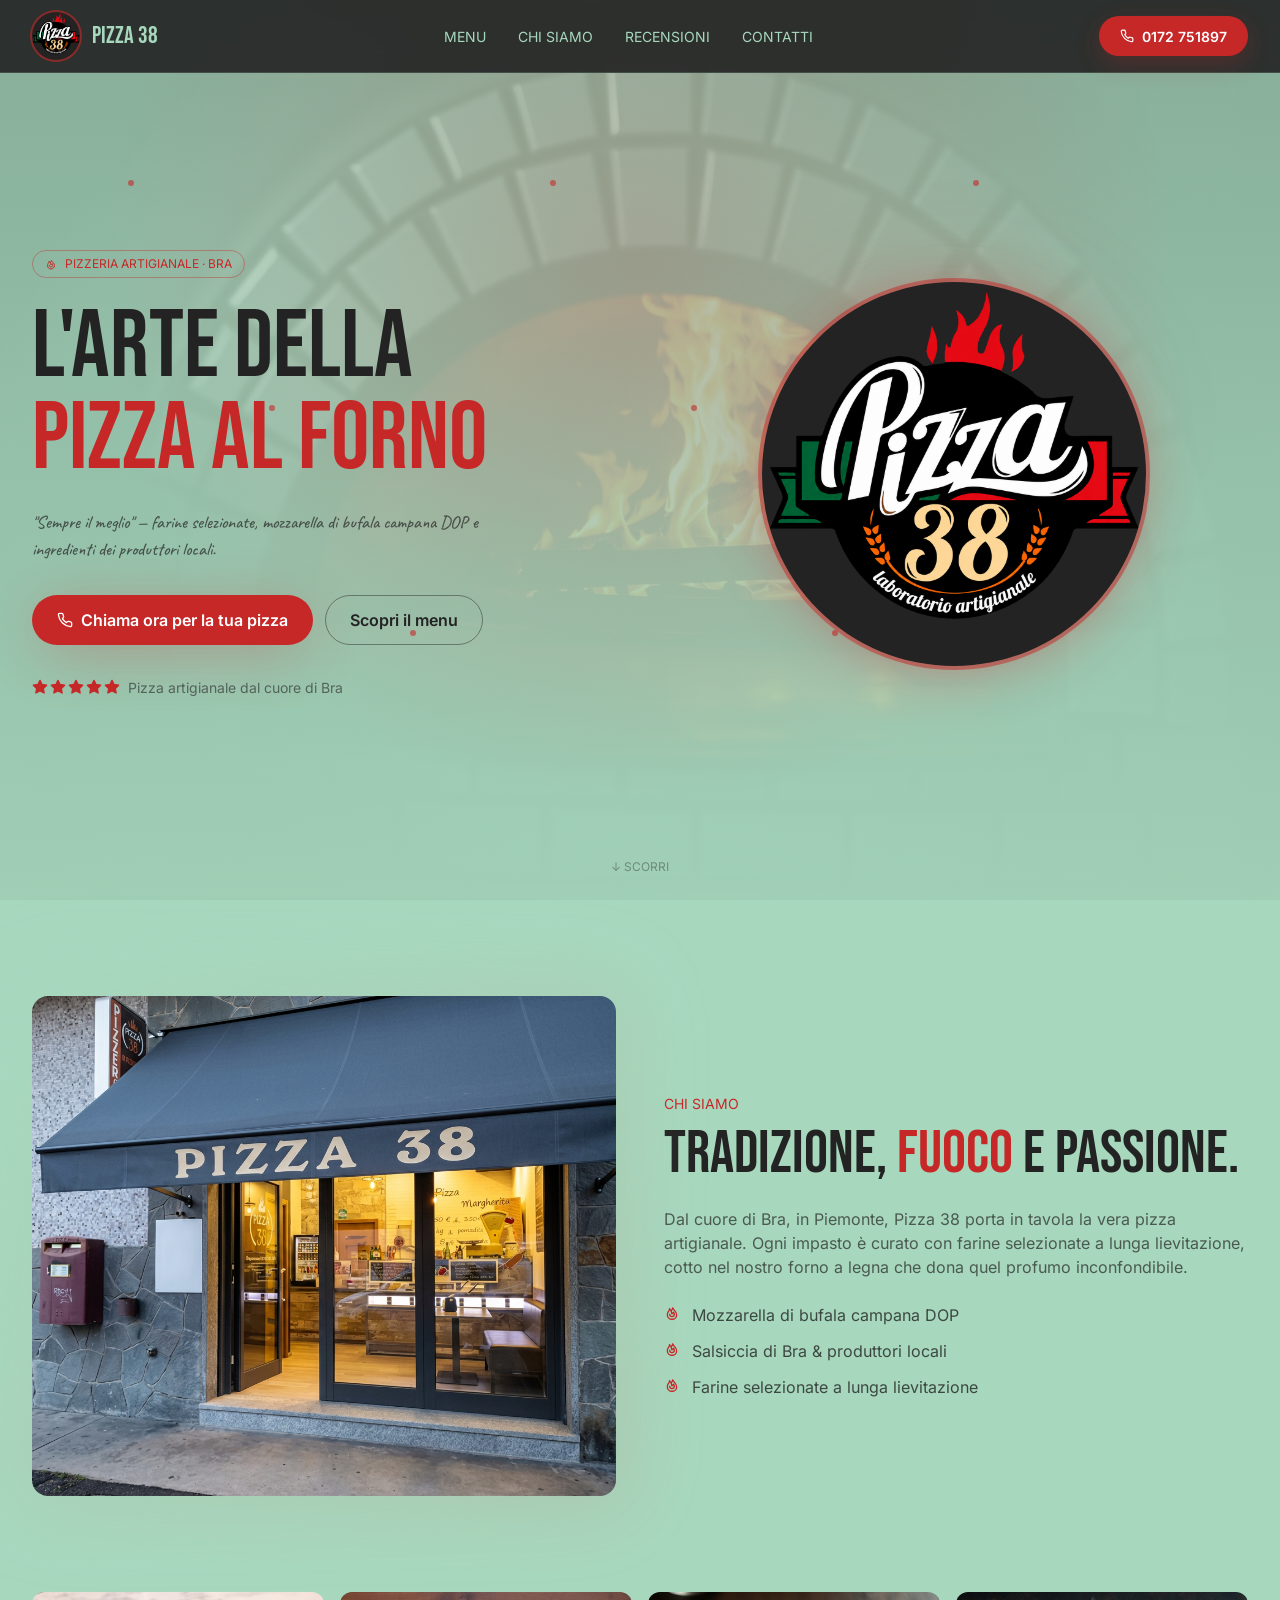
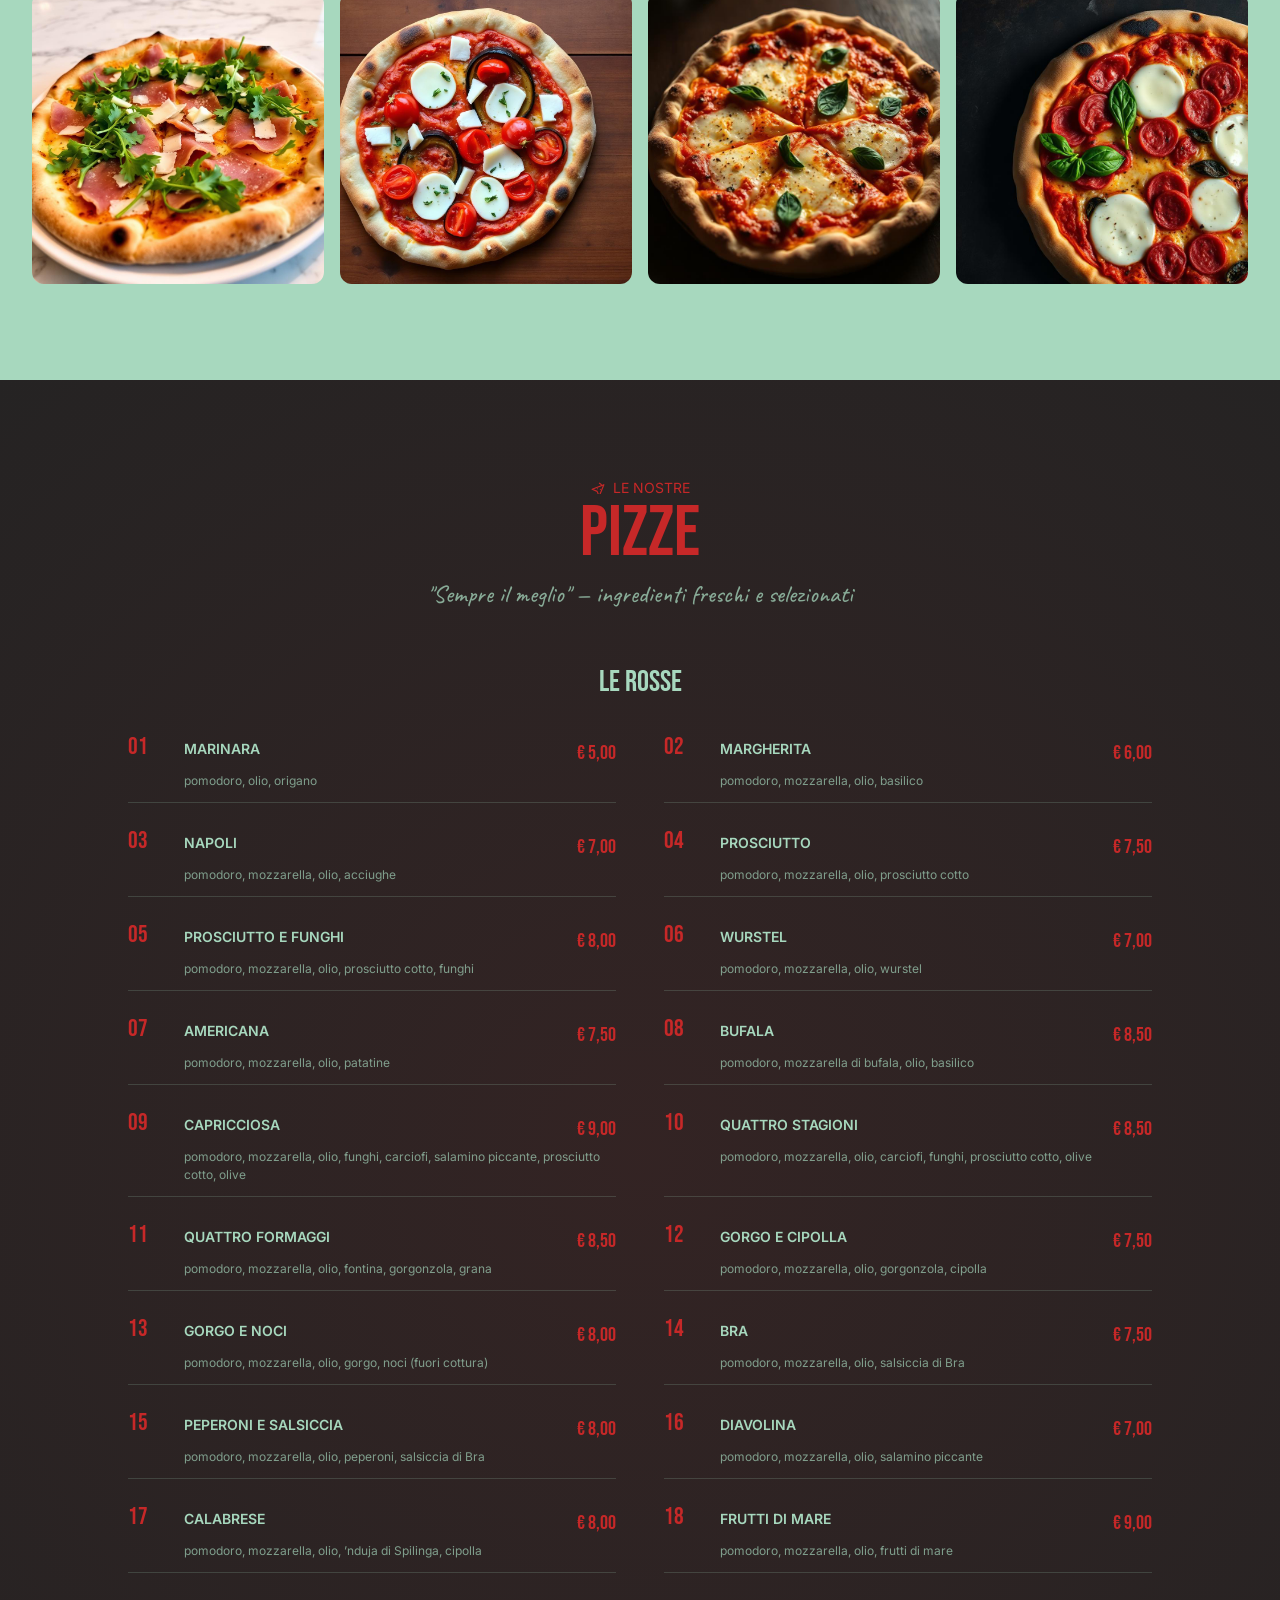
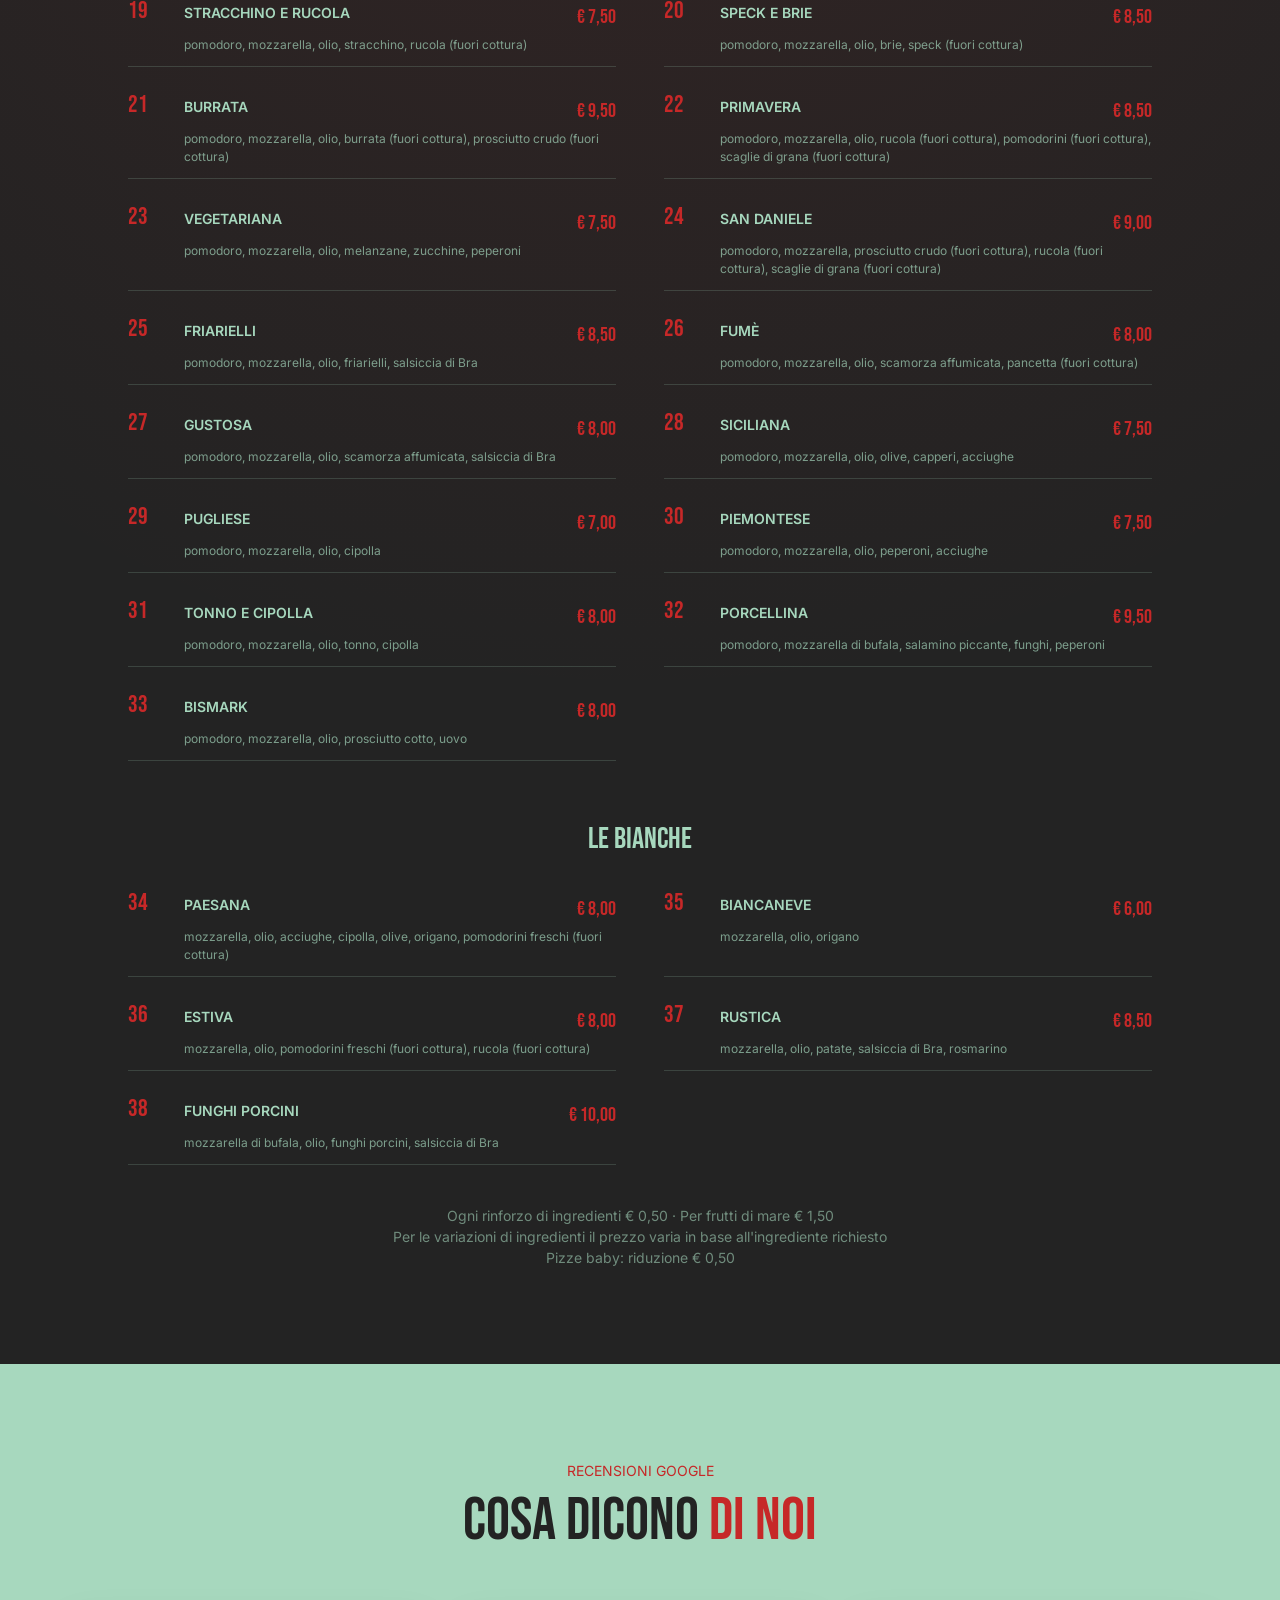
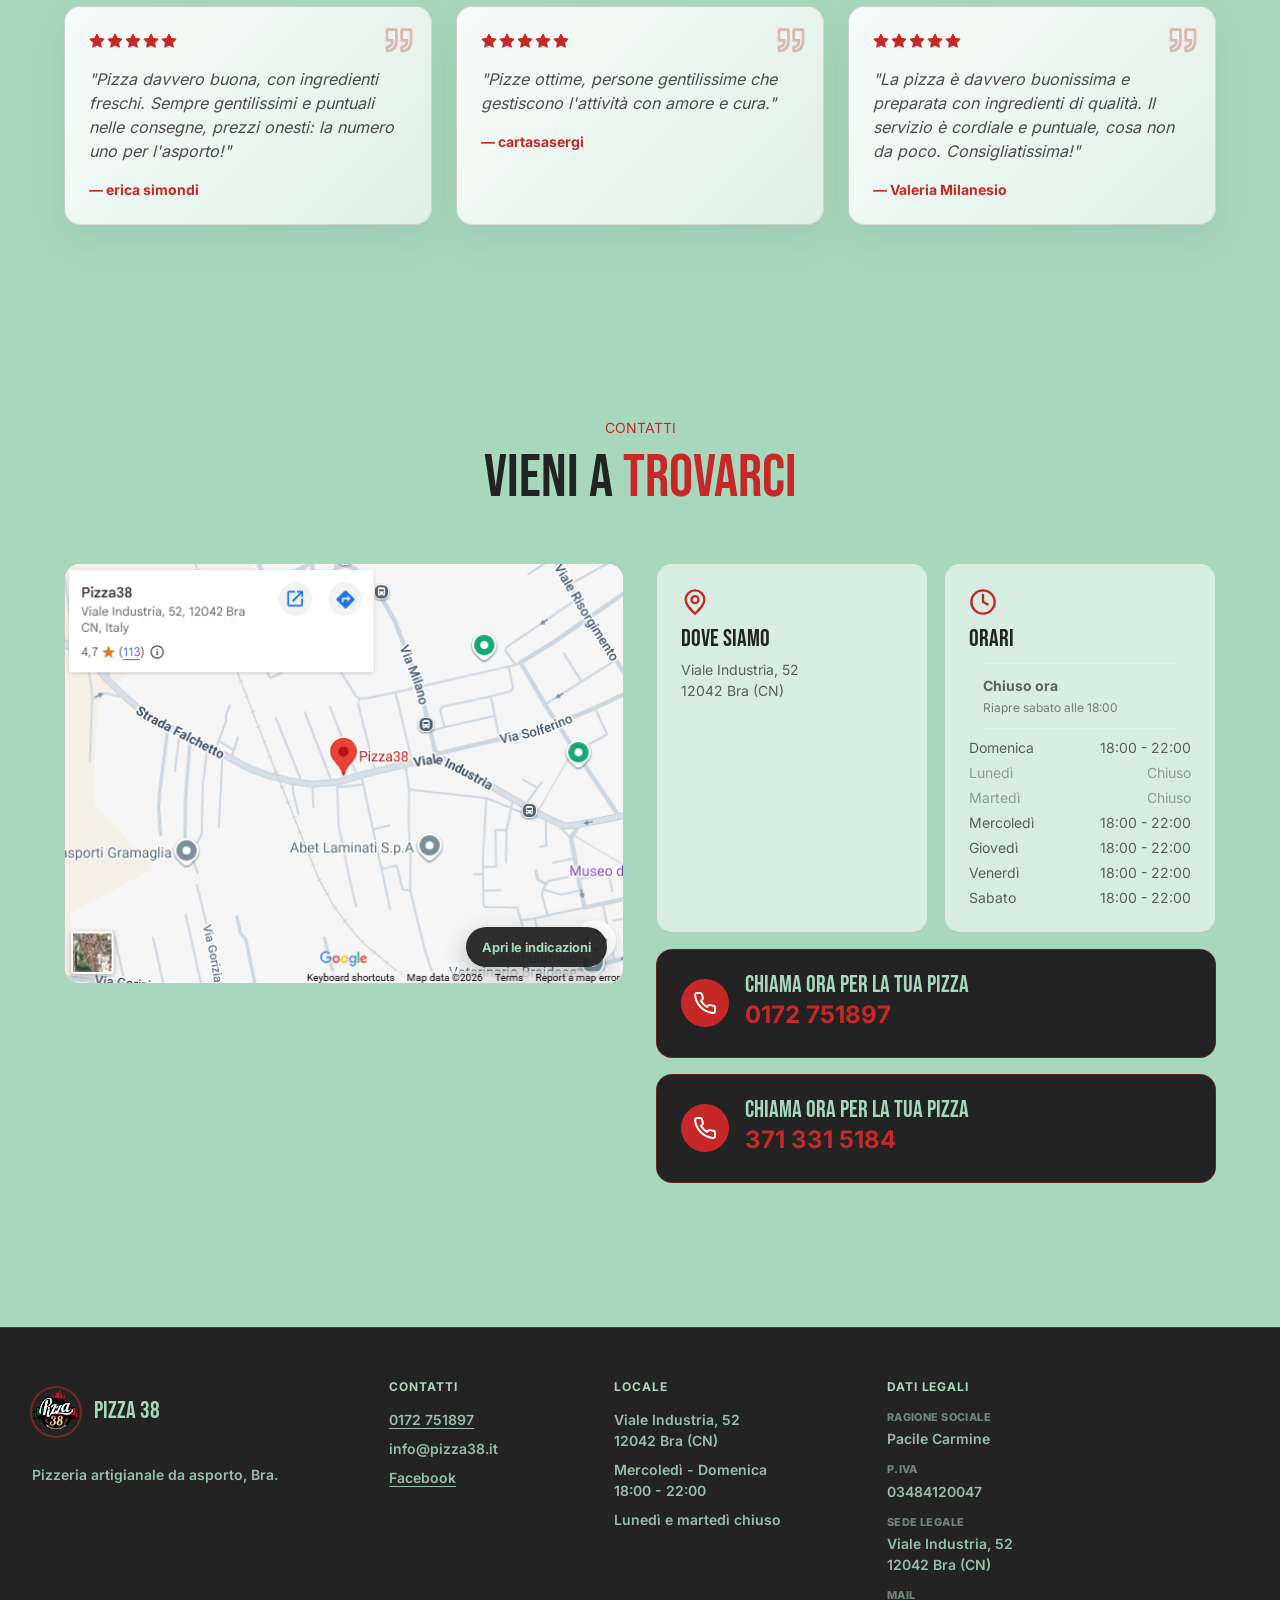
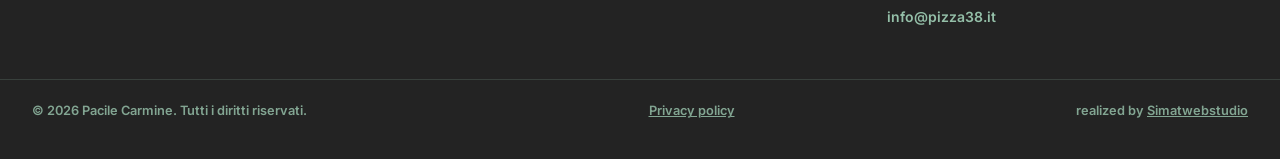
<file: index.html>
<!doctype html>
<html lang="it">
  <head>
    <meta charset="UTF-8" />
    <meta name="viewport" content="width=device-width, initial-scale=1.0" />
    <title>Pizza 38 Bra | Pizzeria Artigianale e Pizza d'Asporto</title>
    <meta
      name="description"
      content="Pizza 38 a Bra: pizza artigianale cotta nel forno a legna, ingredienti selezionati e impasti a lunga lievitazione. Scopri il menu e chiamaci."
    />
    <meta name="author" content="Pizza 38" />
    <meta name="robots" content="index, follow, max-image-preview:large, max-snippet:-1, max-video-preview:-1" />
    <meta name="theme-color" content="#232323" />
    <link rel="canonical" href="https://pizza38.it/" />

    <meta property="og:title" content="Pizza 38 Bra | Pizzeria Artigianale e Pizza d'Asporto" />
    <meta property="og:description" content="Pizza artigianale al forno a legna a Bra, con ingredienti selezionati e impasti a lunga lievitazione. Scopri il menu di Pizza 38." />
    <meta property="og:type" content="website" />
    <meta property="og:url" content="https://pizza38.it/" />
    <meta property="og:site_name" content="Pizza 38" />
    <meta property="og:image" content="https://pizza38.it/images/social-preview.png" />
    <meta property="og:image:secure_url" content="https://pizza38.it/images/social-preview.png" />
    <meta property="og:image:type" content="image/png" />
    <meta property="og:image:width" content="1200" />
    <meta property="og:image:height" content="630" />
    <meta property="og:image:alt" content="Logo di Pizza 38, pizzeria artigianale a Bra" />
    <meta property="og:locale" content="it_IT" />

    <meta name="twitter:card" content="summary_large_image" />
    <meta name="twitter:title" content="Pizza 38 Bra | Pizzeria Artigianale e Pizza d'Asporto" />
    <meta name="twitter:description" content="Pizza artigianale al forno a legna a Bra, con ingredienti selezionati e impasti a lunga lievitazione." />
    <meta name="twitter:image" content="https://pizza38.it/images/social-preview.png" />
    <meta name="twitter:image:alt" content="Logo di Pizza 38, pizzeria artigianale a Bra" />

    <link rel="icon" href="icons/favicon.ico" sizes="any" />
    <link rel="icon" type="image/png" href="icons/favicon-32.png" sizes="32x32" />
    <link rel="icon" type="image/png" href="icons/favicon-16.png" sizes="16x16" />
    <link rel="icon" type="image/png" href="icons/favicon-48.png" sizes="48x48" />
    <link rel="icon" type="image/png" href="icons/favicon-96.png" sizes="96x96" />
    <link rel="apple-touch-icon" href="icons/apple-touch-icon.png" sizes="180x180" />
    <link rel="manifest" href="manifest.json" />
    <meta name="msapplication-TileColor" content="#232323" />
    <meta name="msapplication-TileImage" content="icons/mstile-150.png" />
    <link rel="preload" as="image" href="images/oven.jpg" />
    <link rel="stylesheet" href="styles.css" />

    <script type="application/ld+json">
      {
        "@context": "https://schema.org",
        "@type": "Restaurant",
        "@id": "https://pizza38.it/#restaurant",
        "name": "Pizza 38",
        "legalName": "Pacile Carmine",
        "description": "Pizzeria artigianale a Bra con forno a legna, ingredienti selezionati e impasti a lunga lievitazione.",
        "url": "https://pizza38.it/",
        "logo": "https://pizza38.it/images/logo.png",
        "image": [
          "https://pizza38.it/images/pizza-formaggi.jpg",
          "https://pizza38.it/images/storefront.jpg",
          "https://pizza38.it/images/social-preview.png"
        ],
        "email": "info@pizza38.it",
        "telephone": ["+390172751897", "+393713315184"],
        "vatID": "IT03484120047",
        "priceRange": "€",
        "currenciesAccepted": "EUR",
        "servesCuisine": ["Pizza", "Cucina italiana"],
        "menu": "https://pizza38.it/#menu",
        "hasMap": "https://www.google.com/maps/place/Pizza38/@44.6972814,7.838594,17z",
        "sameAs": ["https://www.facebook.com/p/PIZZA-38-100063764610552/"],
        "address": {
          "@type": "PostalAddress",
          "streetAddress": "Viale Industria, 52",
          "addressLocality": "Bra",
          "postalCode": "12042",
          "addressRegion": "CN",
          "addressCountry": "IT"
        },
        "geo": {
          "@type": "GeoCoordinates",
          "latitude": 44.6972814,
          "longitude": 7.838594
        },
        "openingHoursSpecification": [
          {
            "@type": "OpeningHoursSpecification",
            "dayOfWeek": ["Wednesday", "Thursday", "Friday", "Saturday", "Sunday"],
            "opens": "18:00",
            "closes": "22:00"
          }
        ]
      }
    </script>
  </head>

  <body>
    <svg class="sprite" aria-hidden="true" focusable="false">
      <symbol id="icon-flame" viewBox="0 0 24 24">
        <path d="M8.5 14.5c0 2.1 1.6 3.5 3.5 3.5s3.5-1.4 3.5-3.5c0-1.2-.4-2.1-1.2-3.2-.5 1.2-1.5 2.1-2.6 2.5.1-2.9-1.2-5.5-3.4-7.8.2 2.5-1.2 4-2.4 5.5A5.9 5.9 0 0 0 5 15.2C5 19 8.1 22 12 22s7-3 7-6.8c0-3.4-2.4-5.7-4.5-8.1-.6-.7-1.2-1.4-1.6-2.1-.1 2-1 3.2-2.1 4.2" />
      </symbol>
      <symbol id="icon-phone" viewBox="0 0 24 24">
        <path d="M22 16.9v3a2 2 0 0 1-2.2 2A19.8 19.8 0 0 1 2.1 4.2 2 2 0 0 1 4.1 2h3a2 2 0 0 1 2 1.7c.1 1 .4 1.9.7 2.8a2 2 0 0 1-.5 2.1L8.1 9.9a16 16 0 0 0 6 6l1.3-1.3a2 2 0 0 1 2.1-.5c.9.3 1.8.6 2.8.7a2 2 0 0 1 1.7 2.1z" />
      </symbol>
      <symbol id="icon-star" viewBox="0 0 24 24">
        <path d="m12 2 3.1 6.3 6.9 1-5 4.9 1.2 6.8L12 17.8 5.8 21 7 14.2 2 9.3l6.9-1L12 2z" />
      </symbol>
      <symbol id="icon-pizza" viewBox="0 0 24 24">
        <path d="M15 11h.01M11 15h.01M16 16h.01M2 16l20-8-8 20-3.5-8.5L2 16z" />
        <path d="M18.5 9.5a9 9 0 0 0-4-4" />
      </symbol>
      <symbol id="icon-quote" viewBox="0 0 24 24">
        <path d="M3 21c3 0 7-1 7-8V5H3v8h4c0 3-1 5-4 5v3zM14 21c3 0 7-1 7-8V5h-7v8h4c0 3-1 5-4 5v3z" />
      </symbol>
      <symbol id="icon-map-pin" viewBox="0 0 24 24">
        <path d="M20 10c0 5-8 12-8 12S4 15 4 10a8 8 0 1 1 16 0z" />
        <circle cx="12" cy="10" r="3" />
      </symbol>
      <symbol id="icon-clock" viewBox="0 0 24 24">
        <circle cx="12" cy="12" r="10" />
        <path d="M12 6v6l4 2" />
      </symbol>
      <symbol id="icon-facebook" viewBox="0 0 24 24">
        <path d="M18 2h-3a5 5 0 0 0-5 5v3H7v4h3v8h4v-8h3.5l.5-4h-4V7a1 1 0 0 1 1-1h3V2z" />
      </symbol>
      <symbol id="icon-menu" viewBox="0 0 24 24">
        <path d="M4 6h16M4 12h16M4 18h16" />
      </symbol>
      <symbol id="icon-close" viewBox="0 0 24 24">
        <path d="M18 6 6 18M6 6l12 12" />
      </symbol>
    </svg>

    <header class="site-header" data-header>
      <div class="site-container nav-shell">
        <a href="#home" class="brand-link" aria-label="Pizza 38 - torna alla home">
          <span class="brand-mark">
            <img src="images/logo.png" alt="Logo Pizza 38" width="1254" height="1254" />
          </span>
          <span class="brand-name">PIZZA 38</span>
        </a>

        <nav class="main-nav" id="primary-navigation" aria-label="Navigazione principale">
          <a href="#menu">Menu</a>
          <a href="#about">Chi siamo</a>
          <a href="#reviews">Recensioni</a>
          <a href="#contact">Contatti</a>
        </nav>

        <div class="nav-actions">
          <button class="menu-toggle" type="button" aria-label="Apri menu" aria-expanded="false" aria-controls="primary-navigation">
            <svg class="icon icon-menu"><use href="#icon-menu"></use></svg>
            <svg class="icon icon-close"><use href="#icon-close"></use></svg>
          </button>
          <a href="tel:+390172751897" class="button button-flame nav-call">
            <svg class="icon"><use href="#icon-phone"></use></svg>
            <span class="call-desktop">0172 751897</span>
            <span class="call-mobile">Chiama</span>
          </a>
        </div>
      </div>
    </header>

    <main>
      <section id="home" class="hero-section">
        <div class="hero-bg" aria-hidden="true">
          <img src="images/oven.jpg" alt="" width="1536" height="1024" fetchpriority="high" />
          <span class="hero-gradient"></span>
          <span class="radial-flame"></span>
        </div>

        <div class="sparks" aria-hidden="true">
          <span style="--left: 10%; --top: 20%; --delay: 0s; --duration: 5s"></span>
          <span style="--left: 21%; --top: 45%; --delay: .7s; --duration: 6s"></span>
          <span style="--left: 32%; --top: 70%; --delay: 1.4s; --duration: 7s"></span>
          <span style="--left: 43%; --top: 20%; --delay: 2.1s; --duration: 8s"></span>
          <span style="--left: 54%; --top: 45%; --delay: 2.8s; --duration: 5s"></span>
          <span style="--left: 65%; --top: 70%; --delay: 3.5s; --duration: 6s"></span>
          <span style="--left: 76%; --top: 20%; --delay: 4.2s; --duration: 7s"></span>
          <span style="--left: 87%; --top: 45%; --delay: 4.9s; --duration: 8s"></span>
        </div>

        <div class="site-container hero-grid">
          <div class="hero-copy">
            <p class="eyebrow">
              <svg class="icon animate-flicker"><use href="#icon-flame"></use></svg>
              Pizzeria Artigianale &middot; Bra
            </p>
            <h1>
              L'arte della <br />
              <span class="text-gradient-flame">pizza al forno</span>
            </h1>
            <p class="hero-note">
              &quot;Sempre il meglio&quot; &mdash; farine selezionate, mozzarella di bufala campana DOP e ingredienti dei produttori locali.
            </p>
            <div class="button-row">
              <a href="tel:+390172751897" class="button button-flame hero-cta">
                <svg class="icon"><use href="#icon-phone"></use></svg>
                Chiama ora per la tua pizza
              </a>
              <a href="#menu" class="button button-outline">Scopri il menu</a>
            </div>
            <div class="hero-rating">
              <span class="stars" aria-label="5 stelle">
                <svg class="icon"><use href="#icon-star"></use></svg>
                <svg class="icon"><use href="#icon-star"></use></svg>
                <svg class="icon"><use href="#icon-star"></use></svg>
                <svg class="icon"><use href="#icon-star"></use></svg>
                <svg class="icon"><use href="#icon-star"></use></svg>
              </span>
              <span>Pizza artigianale dal cuore di Bra</span>
            </div>
          </div>

          <div class="hero-logo-wrap">
            <div class="hero-logo-glow" aria-hidden="true"></div>
            <div class="hero-logo">
              <img src="images/logo.png" alt="Pizza 38" width="1254" height="1254" />
            </div>
          </div>
        </div>

        <a href="#about" class="scroll-cue">Scorri</a>
      </section>

      <section id="about" class="site-container about-section">
        <div class="about-image">
          <span aria-hidden="true"></span>
          <img src="images/storefront.jpg" alt="La pizzeria Pizza 38 a Bra" width="1200" height="896" loading="lazy" />
        </div>
        <div class="section-copy">
          <p class="section-kicker">Chi siamo</p>
          <h2>Tradizione, <span class="text-gradient-flame">fuoco</span> e passione.</h2>
          <p>
            Dal cuore di Bra, in Piemonte, Pizza 38 porta in tavola la vera pizza artigianale. Ogni impasto è curato con
            farine selezionate a lunga lievitazione, cotto nel nostro forno a legna che dona quel profumo inconfondibile.
          </p>
          <ul class="feature-list">
            <li><svg class="icon"><use href="#icon-flame"></use></svg> Mozzarella di bufala campana DOP</li>
            <li><svg class="icon"><use href="#icon-flame"></use></svg> Salsiccia di Bra &amp; produttori locali</li>
            <li><svg class="icon"><use href="#icon-flame"></use></svg> Farine selezionate a lunga lievitazione</li>
          </ul>
        </div>
      </section>

      <section class="site-container gallery-grid" aria-label="Galleria pizze">
        <figure>
          <img src="images/pizza-bresaola.jpg" alt="Pizza con bresaola e rucola" width="1280" height="1024" loading="lazy" />
        </figure>
        <figure>
          <img src="images/pizza-pomodoro.jpg" alt="Pizza con pomodorini e grana" width="1280" height="1024" loading="lazy" />
        </figure>
        <figure>
          <img src="images/pizza-formaggi.jpg" alt="Pizza quattro formaggi" width="768" height="768" loading="lazy" />
        </figure>
        <figure>
          <img src="images/pizza-diavola.jpg" alt="Pizza diavola" width="768" height="768" loading="lazy" />
        </figure>
      </section>

      <section id="menu" class="menu-section">
        <span class="menu-radial" aria-hidden="true"></span>
        <div class="site-container menu-content">
          <div class="section-heading">
            <p class="section-kicker centered">
              <svg class="icon"><use href="#icon-pizza"></use></svg>
              Le nostre
            </p>
            <h2 class="text-gradient-flame">PIZZE</h2>
            <p class="menu-subtitle">&quot;Sempre il meglio&quot; &mdash; ingredienti freschi e selezionati</p>
          </div>

          <h3 class="menu-group-title">LE ROSSE</h3>
          <div class="menu-grid">
            <article class="menu-item"><span>01</span><div><header><h4>Marinara</h4><strong>&euro; 5,00</strong></header><p>pomodoro, olio, origano</p></div></article>
            <article class="menu-item"><span>02</span><div><header><h4>Margherita</h4><strong>&euro; 6,00</strong></header><p>pomodoro, mozzarella, olio, basilico</p></div></article>
            <article class="menu-item"><span>03</span><div><header><h4>Napoli</h4><strong>&euro; 7,00</strong></header><p>pomodoro, mozzarella, olio, acciughe</p></div></article>
            <article class="menu-item"><span>04</span><div><header><h4>Prosciutto</h4><strong>&euro; 7,50</strong></header><p>pomodoro, mozzarella, olio, prosciutto cotto</p></div></article>
            <article class="menu-item"><span>05</span><div><header><h4>Prosciutto e Funghi</h4><strong>&euro; 8,00</strong></header><p>pomodoro, mozzarella, olio, prosciutto cotto, funghi</p></div></article>
            <article class="menu-item"><span>06</span><div><header><h4>Wurstel</h4><strong>&euro; 7,00</strong></header><p>pomodoro, mozzarella, olio, wurstel</p></div></article>
            <article class="menu-item"><span>07</span><div><header><h4>Americana</h4><strong>&euro; 7,50</strong></header><p>pomodoro, mozzarella, olio, patatine</p></div></article>
            <article class="menu-item"><span>08</span><div><header><h4>Bufala</h4><strong>&euro; 8,50</strong></header><p>pomodoro, mozzarella di bufala, olio, basilico</p></div></article>
            <article class="menu-item"><span>09</span><div><header><h4>Capricciosa</h4><strong>&euro; 9,00</strong></header><p>pomodoro, mozzarella, olio, funghi, carciofi, salamino piccante, prosciutto cotto, olive</p></div></article>
            <article class="menu-item"><span>10</span><div><header><h4>Quattro Stagioni</h4><strong>&euro; 8,50</strong></header><p>pomodoro, mozzarella, olio, carciofi, funghi, prosciutto cotto, olive</p></div></article>
            <article class="menu-item"><span>11</span><div><header><h4>Quattro Formaggi</h4><strong>&euro; 8,50</strong></header><p>pomodoro, mozzarella, olio, fontina, gorgonzola, grana</p></div></article>
            <article class="menu-item"><span>12</span><div><header><h4>Gorgo e Cipolla</h4><strong>&euro; 7,50</strong></header><p>pomodoro, mozzarella, olio, gorgonzola, cipolla</p></div></article>
            <article class="menu-item"><span>13</span><div><header><h4>Gorgo e Noci</h4><strong>&euro; 8,00</strong></header><p>pomodoro, mozzarella, olio, gorgo, noci (fuori cottura)</p></div></article>
            <article class="menu-item"><span>14</span><div><header><h4>Bra</h4><strong>&euro; 7,50</strong></header><p>pomodoro, mozzarella, olio, salsiccia di Bra</p></div></article>
            <article class="menu-item"><span>15</span><div><header><h4>Peperoni e Salsiccia</h4><strong>&euro; 8,00</strong></header><p>pomodoro, mozzarella, olio, peperoni, salsiccia di Bra</p></div></article>
            <article class="menu-item"><span>16</span><div><header><h4>Diavolina</h4><strong>&euro; 7,00</strong></header><p>pomodoro, mozzarella, olio, salamino piccante</p></div></article>
            <article class="menu-item"><span>17</span><div><header><h4>Calabrese</h4><strong>&euro; 8,00</strong></header><p>pomodoro, mozzarella, olio, &rsquo;nduja di Spilinga, cipolla</p></div></article>
            <article class="menu-item"><span>18</span><div><header><h4>Frutti di Mare</h4><strong>&euro; 9,00</strong></header><p>pomodoro, mozzarella, olio, frutti di mare</p></div></article>
            <article class="menu-item"><span>19</span><div><header><h4>Stracchino e Rucola</h4><strong>&euro; 7,50</strong></header><p>pomodoro, mozzarella, olio, stracchino, rucola (fuori cottura)</p></div></article>
            <article class="menu-item"><span>20</span><div><header><h4>Speck e Brie</h4><strong>&euro; 8,50</strong></header><p>pomodoro, mozzarella, olio, brie, speck (fuori cottura)</p></div></article>
            <article class="menu-item"><span>21</span><div><header><h4>Burrata</h4><strong>&euro; 9,50</strong></header><p>pomodoro, mozzarella, olio, burrata (fuori cottura), prosciutto crudo (fuori cottura)</p></div></article>
            <article class="menu-item"><span>22</span><div><header><h4>Primavera</h4><strong>&euro; 8,50</strong></header><p>pomodoro, mozzarella, olio, rucola (fuori cottura), pomodorini (fuori cottura), scaglie di grana (fuori cottura)</p></div></article>
            <article class="menu-item"><span>23</span><div><header><h4>Vegetariana</h4><strong>&euro; 7,50</strong></header><p>pomodoro, mozzarella, olio, melanzane, zucchine, peperoni</p></div></article>
            <article class="menu-item"><span>24</span><div><header><h4>San Daniele</h4><strong>&euro; 9,00</strong></header><p>pomodoro, mozzarella, prosciutto crudo (fuori cottura), rucola (fuori cottura), scaglie di grana (fuori cottura)</p></div></article>
            <article class="menu-item"><span>25</span><div><header><h4>Friarielli</h4><strong>&euro; 8,50</strong></header><p>pomodoro, mozzarella, olio, friarielli, salsiccia di Bra</p></div></article>
            <article class="menu-item"><span>26</span><div><header><h4>Fum&egrave;</h4><strong>&euro; 8,00</strong></header><p>pomodoro, mozzarella, olio, scamorza affumicata, pancetta (fuori cottura)</p></div></article>
            <article class="menu-item"><span>27</span><div><header><h4>Gustosa</h4><strong>&euro; 8,00</strong></header><p>pomodoro, mozzarella, olio, scamorza affumicata, salsiccia di Bra</p></div></article>
            <article class="menu-item"><span>28</span><div><header><h4>Siciliana</h4><strong>&euro; 7,50</strong></header><p>pomodoro, mozzarella, olio, olive, capperi, acciughe</p></div></article>
            <article class="menu-item"><span>29</span><div><header><h4>Pugliese</h4><strong>&euro; 7,00</strong></header><p>pomodoro, mozzarella, olio, cipolla</p></div></article>
            <article class="menu-item"><span>30</span><div><header><h4>Piemontese</h4><strong>&euro; 7,50</strong></header><p>pomodoro, mozzarella, olio, peperoni, acciughe</p></div></article>
            <article class="menu-item"><span>31</span><div><header><h4>Tonno e Cipolla</h4><strong>&euro; 8,00</strong></header><p>pomodoro, mozzarella, olio, tonno, cipolla</p></div></article>
            <article class="menu-item"><span>32</span><div><header><h4>Porcellina</h4><strong>&euro; 9,50</strong></header><p>pomodoro, mozzarella di bufala, salamino piccante, funghi, peperoni</p></div></article>
            <article class="menu-item"><span>33</span><div><header><h4>Bismark</h4><strong>&euro; 8,00</strong></header><p>pomodoro, mozzarella, olio, prosciutto cotto, uovo</p></div></article>
          </div>

          <h3 class="menu-group-title menu-group-title-spaced">LE BIANCHE</h3>
          <div class="menu-grid">
            <article class="menu-item"><span>34</span><div><header><h4>Paesana</h4><strong>&euro; 8,00</strong></header><p>mozzarella, olio, acciughe, cipolla, olive, origano, pomodorini freschi (fuori cottura)</p></div></article>
            <article class="menu-item"><span>35</span><div><header><h4>Biancaneve</h4><strong>&euro; 6,00</strong></header><p>mozzarella, olio, origano</p></div></article>
            <article class="menu-item"><span>36</span><div><header><h4>Estiva</h4><strong>&euro; 8,00</strong></header><p>mozzarella, olio, pomodorini freschi (fuori cottura), rucola (fuori cottura)</p></div></article>
            <article class="menu-item"><span>37</span><div><header><h4>Rustica</h4><strong>&euro; 8,50</strong></header><p>mozzarella, olio, patate, salsiccia di Bra, rosmarino</p></div></article>
            <article class="menu-item"><span>38</span><div><header><h4>Funghi Porcini</h4><strong>&euro; 10,00</strong></header><p>mozzarella di bufala, olio, funghi porcini, salsiccia di Bra</p></div></article>
          </div>

          <p class="menu-note">
            Ogni rinforzo di ingredienti &euro; 0,50 &middot; Per frutti di mare &euro; 1,50<br />
            Per le variazioni di ingredienti il prezzo varia in base all'ingrediente richiesto<br />
            Pizze baby: riduzione &euro; 0,50
          </p>
        </div>
      </section>

      <section id="reviews" class="site-container reviews-section">
        <div class="section-heading">
          <p class="section-kicker">Recensioni Google</p>
          <h2>Cosa dicono <span class="text-gradient-flame">di noi</span></h2>
        </div>
        <div class="review-grid">
          <article class="review-card">
            <svg class="icon quote-icon"><use href="#icon-quote"></use></svg>
            <div class="stars" aria-label="5 stelle">
              <svg class="icon"><use href="#icon-star"></use></svg>
              <svg class="icon"><use href="#icon-star"></use></svg>
              <svg class="icon"><use href="#icon-star"></use></svg>
              <svg class="icon"><use href="#icon-star"></use></svg>
              <svg class="icon"><use href="#icon-star"></use></svg>
            </div>
            <p>&quot;Pizza davvero buona, con ingredienti freschi. Sempre gentilissimi e puntuali nelle consegne, prezzi onesti: la numero uno per l'asporto!&quot;</p>
            <strong>&mdash; erica simondi</strong>
          </article>
          <article class="review-card">
            <svg class="icon quote-icon"><use href="#icon-quote"></use></svg>
            <div class="stars" aria-label="5 stelle">
              <svg class="icon"><use href="#icon-star"></use></svg>
              <svg class="icon"><use href="#icon-star"></use></svg>
              <svg class="icon"><use href="#icon-star"></use></svg>
              <svg class="icon"><use href="#icon-star"></use></svg>
              <svg class="icon"><use href="#icon-star"></use></svg>
            </div>
            <p>&quot;Pizze ottime, persone gentilissime che gestiscono l'attivit&agrave; con amore e cura.&quot;</p>
            <strong>&mdash; cartasasergi</strong>
          </article>
          <article class="review-card">
            <svg class="icon quote-icon"><use href="#icon-quote"></use></svg>
            <div class="stars" aria-label="5 stelle">
              <svg class="icon"><use href="#icon-star"></use></svg>
              <svg class="icon"><use href="#icon-star"></use></svg>
              <svg class="icon"><use href="#icon-star"></use></svg>
              <svg class="icon"><use href="#icon-star"></use></svg>
              <svg class="icon"><use href="#icon-star"></use></svg>
            </div>
            <p>&quot;La pizza &egrave; davvero buonissima e preparata con ingredienti di qualit&agrave;. Il servizio &egrave; cordiale e puntuale, cosa non da poco. Consigliatissima!&quot;</p>
            <strong>&mdash; Valeria Milanesio</strong>
          </article>
        </div>
      </section>

      <section id="contact" class="site-container contact-section">
        <div class="section-heading">
          <p class="section-kicker">Contatti</p>
          <h2>Vieni a <span class="text-gradient-flame">trovarci</span></h2>
        </div>

        <div class="contact-grid">
          <a
            class="map-frame animate-glow-pulse"
            href="https://www.google.com/maps/place/Pizza38/@44.6972814,7.8360137,739m/data=!3m2!1e3!4b1!4m6!3m5!1s0x12d2ab08a4ac3659:0x68c634ce9d218374!8m2!3d44.6972814!4d7.838594!16s%2Fg%2F11f3tt4trg?entry=ttu&amp;g_ep=EgoyMDI2MDcxNS4wIKXMDSoASAFQAw%3D%3D"
            target="_blank"
            rel="noopener"
            aria-label="Apri le indicazioni Google Maps per Pizza 38"
          >
            <img
              src="images/map-pizza38.png"
              alt="Mappa con la posizione di Pizza 38 in Viale Industria 52 a Bra"
              width="551"
              height="414"
              loading="lazy"
            />
            <span class="map-action">Apri le indicazioni</span>
          </a>

          <div class="contact-cards">
            <a href="https://www.google.com/maps/place/Pizza38/@44.6972814,7.8360137,739m/data=!3m2!1e3!4b1!4m6!3m5!1s0x12d2ab08a4ac3659:0x68c634ce9d218374!8m2!3d44.6972814!4d7.838594!16s%2Fg%2F11f3tt4trg?entry=ttu&amp;g_ep=EgoyMDI2MDcxNS4wIKXMDSoASAFQAw%3D%3D" target="_blank" rel="noopener" class="contact-card">
              <svg class="icon card-icon"><use href="#icon-map-pin"></use></svg>
              <h3>Dove siamo</h3>
              <p>Viale Industria, 52<br />12042 Bra (CN)</p>
            </a>
            <div class="contact-card">
              <svg class="icon card-icon"><use href="#icon-clock"></use></svg>
              <h3>Orari</h3>
              <div class="opening-status" data-open-status aria-live="polite">
                <span data-open-label>Verifica orari</span>
                <small data-open-detail>Orario locale di Bra</small>
              </div>
              <ul class="hours-list">
                <li><span>Domenica</span><span>18:00 - 22:00</span></li>
                <li class="is-closed"><span>Luned&igrave;</span><span>Chiuso</span></li>
                <li class="is-closed"><span>Marted&igrave;</span><span>Chiuso</span></li>
                <li><span>Mercoled&igrave;</span><span>18:00 - 22:00</span></li>
                <li><span>Gioved&igrave;</span><span>18:00 - 22:00</span></li>
                <li><span>Venerd&igrave;</span><span>18:00 - 22:00</span></li>
                <li><span>Sabato</span><span>18:00 - 22:00</span></li>
              </ul>
            </div>
            <a href="tel:+390172751897" class="contact-card phone-card">
              <span class="phone-badge"><svg class="icon"><use href="#icon-phone"></use></svg></span>
              <span>
                <h3>Chiama ora per la tua pizza</h3>
                <strong>0172 751897</strong>
              </span>
            </a>
            <a href="tel:+393713315184" class="contact-card phone-card">
              <span class="phone-badge"><svg class="icon"><use href="#icon-phone"></use></svg></span>
              <span>
                <h3>Chiama ora per la tua pizza</h3>
                <strong>371 331 5184</strong>
              </span>
            </a>
          </div>
        </div>
      </section>
    </main>

    <footer class="site-footer">
      <div class="site-container footer-grid">
        <div class="footer-brand-column">
          <a class="footer-brand" href="#home" aria-label="Pizza 38 - torna alla home">
            <span class="footer-mark">
              <img src="images/logo.png" alt="" width="1254" height="1254" loading="lazy" />
            </span>
            <span>PIZZA 38</span>
          </a>
          <p>Pizzeria artigianale da asporto, Bra.</p>
        </div>

        <div class="footer-column">
          <h2>Contatti</h2>
          <a href="tel:+390172751897">0172 751897</a>
          <p>info@pizza38.it</p>
          <a href="https://www.facebook.com/p/PIZZA-38-100063764610552/" target="_blank" rel="noopener noreferrer">Facebook</a>
        </div>

        <div class="footer-column">
          <h2>Locale</h2>
          <p>Viale Industria, 52<br />12042 Bra (CN)</p>
          <p>Mercoled&igrave; - Domenica<br />18:00 - 22:00</p>
          <p>Luned&igrave; e marted&igrave; chiuso</p>
        </div>

        <div class="footer-legal-column">
          <h2>Dati legali</h2>
          <p><span>Ragione sociale</span>Pacile Carmine</p>
          <p><span>P.IVA</span>03484120047</p>
          <p><span>Sede legale</span>Viale Industria, 52<br />12042 Bra (CN)</p>
          <p><span>Mail</span>info@pizza38.it</p>
        </div>
      </div>

      <div class="site-container footer-bottom">
        <p>&copy; <span data-current-year>2026</span> Pacile Carmine. Tutti i diritti riservati.</p>
        <a href="privacy.html">Privacy policy</a>
        <p class="footer-credit">realized by <a href="https://www.instagram.com/simatwebstudio">Simatwebstudio</a></p>
      </div>
    </footer>

    <script src="script.js"></script>
  </body>
</html>
</file>
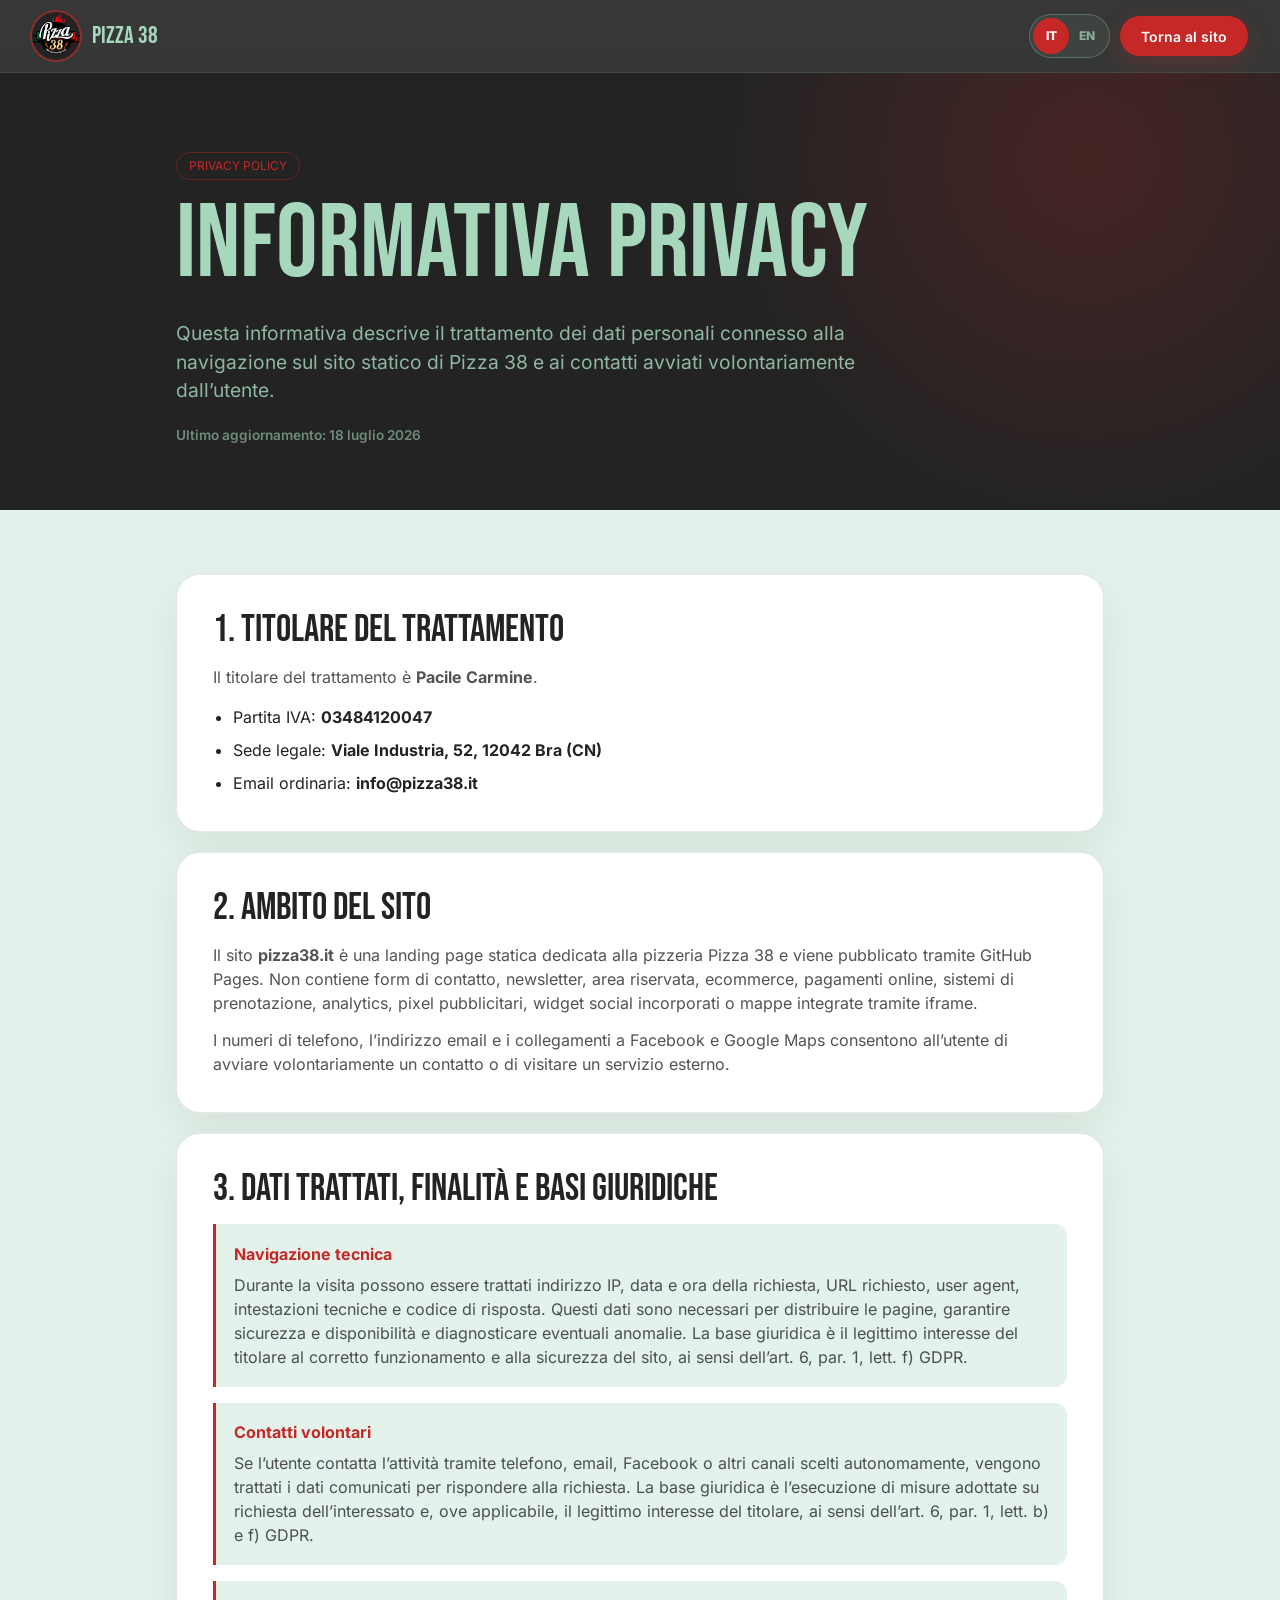
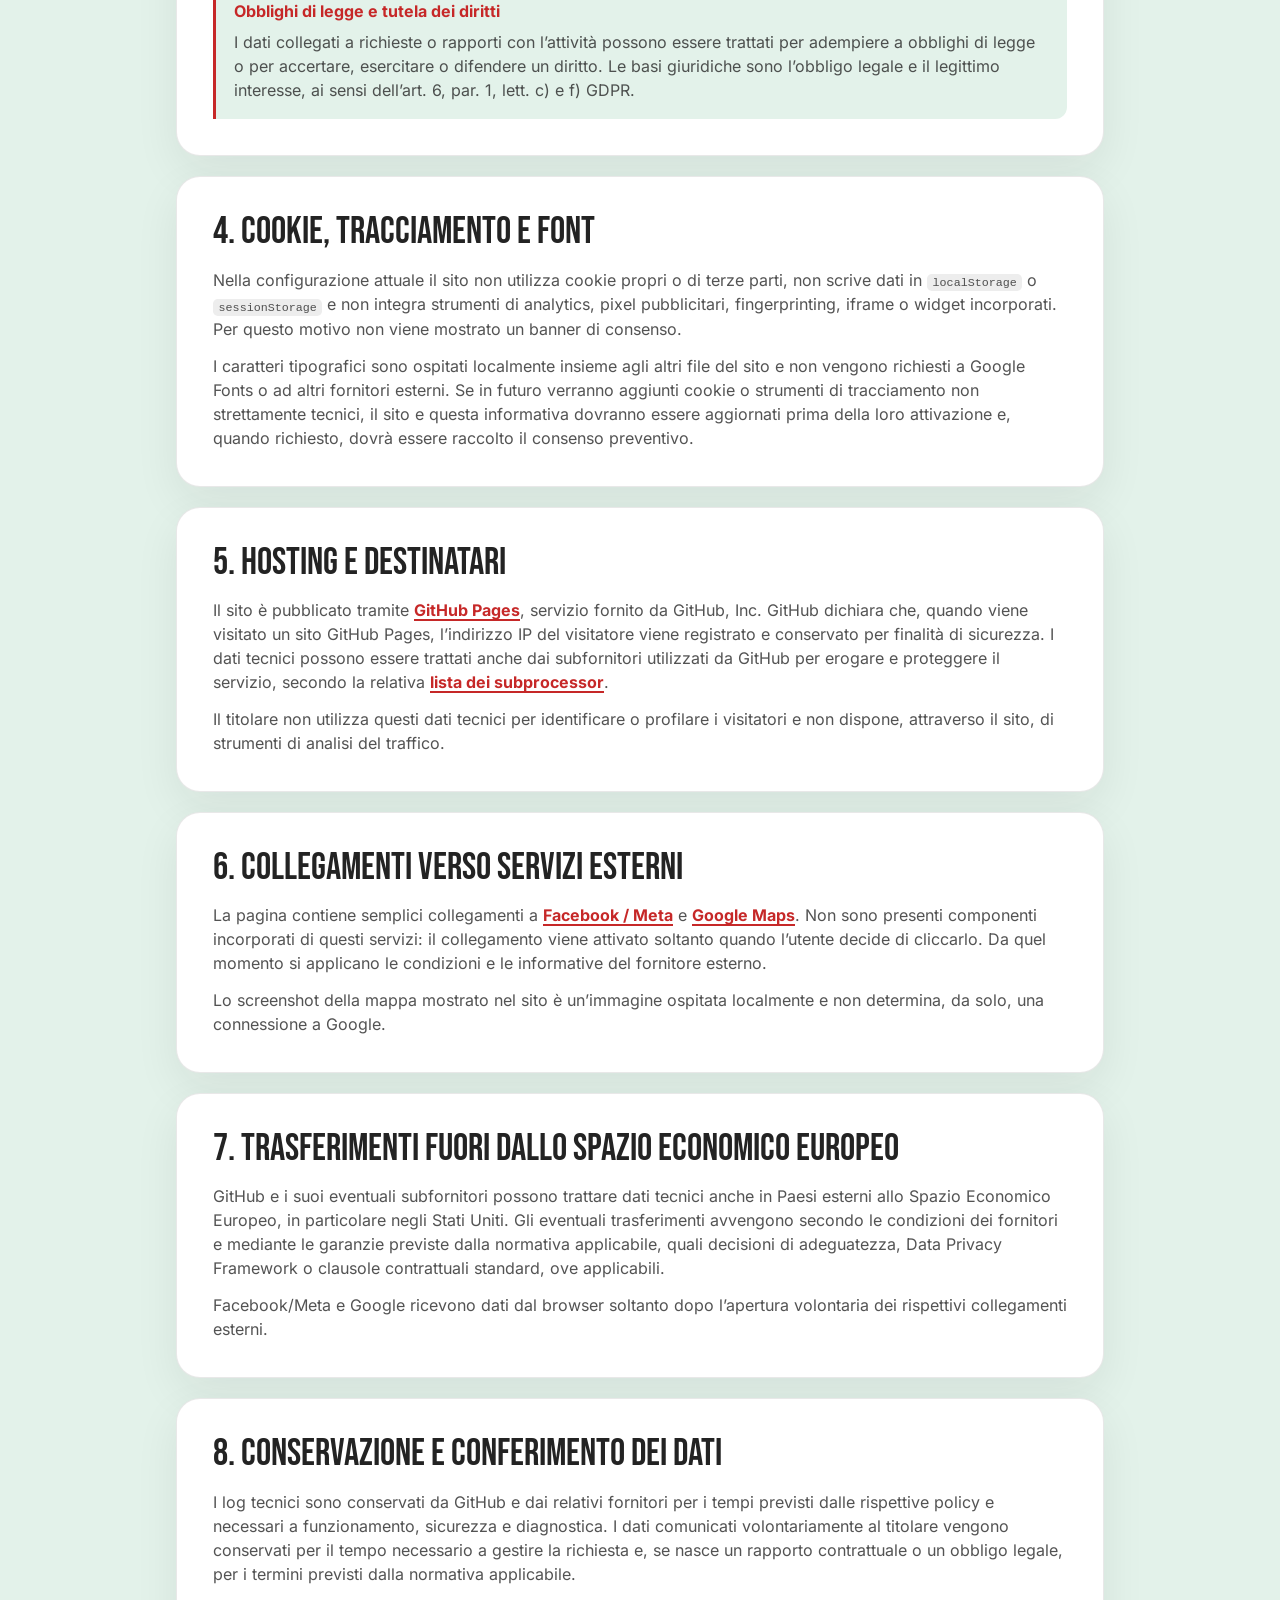
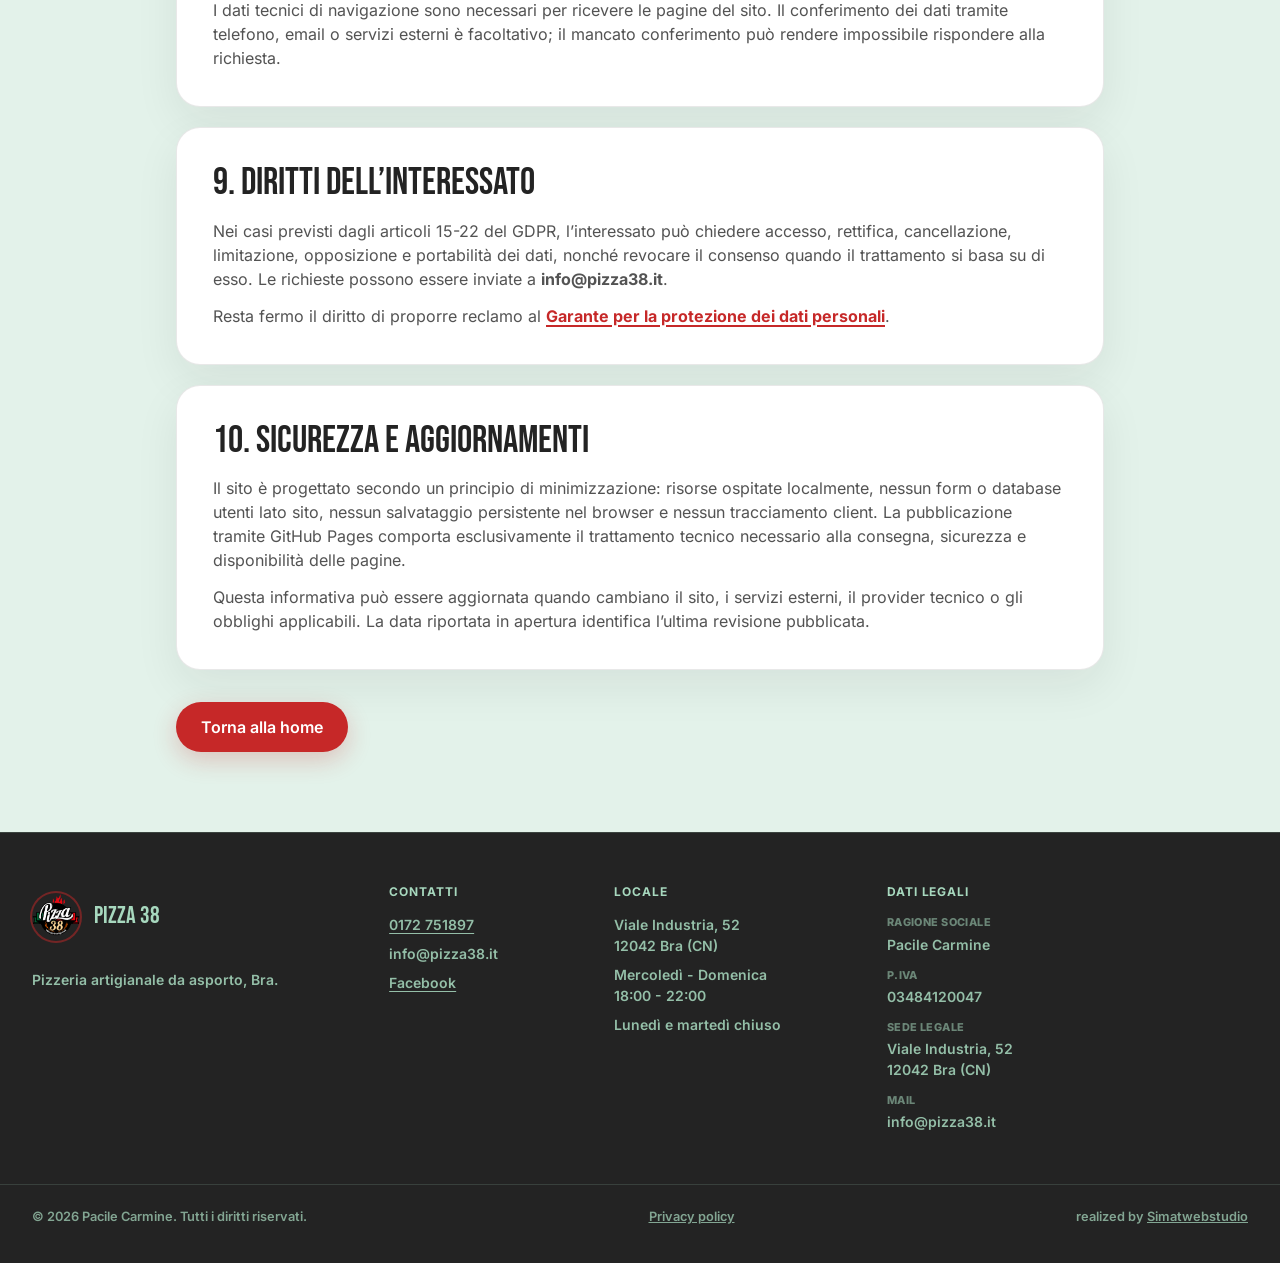
<file: privacy.html>
<!doctype html>
<html lang="it">
  <head>
    <meta charset="UTF-8" />
    <meta name="viewport" content="width=device-width, initial-scale=1.0" />
    <title>Privacy Policy | Pizza 38 Bra</title>
    <meta
      name="description"
      content="Informativa sul trattamento dei dati personali del sito Pizza 38: hosting GitHub Pages, assenza di cookie e tracciatori, collegamenti esterni e diritti degli interessati."
    />
    <meta name="author" content="Pizza 38" />
    <meta name="robots" content="noindex, follow" />
    <meta name="theme-color" content="#232323" />
    <link rel="canonical" href="https://pizza38.it/privacy.html" />

    <link rel="icon" href="icons/favicon.ico" sizes="any" />
    <link rel="icon" type="image/png" href="icons/favicon-32.png" sizes="32x32" />
    <link rel="icon" type="image/png" href="icons/favicon-16.png" sizes="16x16" />
    <link rel="icon" type="image/png" href="icons/favicon-48.png" sizes="48x48" />
    <link rel="icon" type="image/png" href="icons/favicon-96.png" sizes="96x96" />
    <link rel="apple-touch-icon" href="icons/apple-touch-icon.png" sizes="180x180" />
    <link rel="manifest" href="manifest.json" />
    <meta name="msapplication-TileColor" content="#232323" />
    <meta name="msapplication-TileImage" content="icons/mstile-150.png" />
    <link rel="stylesheet" href="styles.css?v=20260718-privacy-en" />
  </head>

  <body class="legal-page">
    <a class="skip-link" href="#main">Salta al contenuto</a>

    <header class="site-header" data-header>
      <div class="site-container nav-shell">
        <a href="index.html#home" class="brand-link" aria-label="Pizza 38 - torna alla home">
          <span class="brand-mark">
            <img src="images/logo.png" alt="Logo Pizza 38" width="1254" height="1254" />
          </span>
          <span class="brand-name">PIZZA 38</span>
        </a>

        <div class="legal-nav-actions">
          <div class="language-switch" role="group" aria-label="Lingua / Language">
            <button class="language-switch__button is-active" type="button" aria-pressed="true" data-lang-button="it">IT</button>
            <button class="language-switch__button" type="button" aria-pressed="false" data-lang-button="en">EN</button>
          </div>
          <a href="index.html#home" class="button button-flame nav-call">
            <span data-lang-panel="it">Torna al sito</span>
            <span data-lang-panel="en" hidden>Back to website</span>
          </a>
        </div>
      </div>
    </header>

    <main id="main" class="legal-main">
      <section class="legal-hero">
        <div class="site-container legal-shell" data-lang-panel="it">
          <p class="eyebrow">Privacy policy</p>
          <h1>Informativa privacy</h1>
          <p class="legal-intro">
            Questa informativa descrive il trattamento dei dati personali connesso alla navigazione sul sito statico di Pizza 38 e ai contatti avviati volontariamente dall&rsquo;utente.
          </p>
          <p class="legal-updated">Ultimo aggiornamento: 18 luglio 2026</p>
        </div>
        <div class="site-container legal-shell" data-lang-panel="en" hidden lang="en">
          <p class="eyebrow">Privacy policy</p>
          <h1>Privacy notice</h1>
          <p class="legal-intro">
            This notice describes the processing of personal data connected with browsing the static Pizza 38 website and with contacts voluntarily initiated by the user.
          </p>
          <p class="legal-updated">Last updated: July 18, 2026</p>
        </div>
      </section>

      <section class="legal-content" aria-label="Contenuto dell'informativa privacy">
        <div class="site-container legal-shell legal-layout" id="privacy-it" data-lang-panel="it">
          <article class="legal-section">
            <h2>1. Titolare del trattamento</h2>
            <p>Il titolare del trattamento &egrave; <strong>Pacile Carmine</strong>.</p>
            <ul class="legal-list">
              <li>Partita IVA: <strong>03484120047</strong></li>
              <li>Sede legale: <strong>Viale Industria, 52, 12042 Bra (CN)</strong></li>
              <li>Email ordinaria: <strong>info@pizza38.it</strong></li>
            </ul>
          </article>

          <article class="legal-section">
            <h2>2. Ambito del sito</h2>
            <p>
              Il sito <strong>pizza38.it</strong> &egrave; una landing page statica dedicata alla pizzeria Pizza 38 e viene pubblicato tramite GitHub Pages. Non contiene form di contatto, newsletter, area riservata, ecommerce, pagamenti online, sistemi di prenotazione, analytics, pixel pubblicitari, widget social incorporati o mappe integrate tramite iframe.
            </p>
            <p>
              I numeri di telefono, l&rsquo;indirizzo email e i collegamenti a Facebook e Google Maps consentono all&rsquo;utente di avviare volontariamente un contatto o di visitare un servizio esterno.
            </p>
          </article>

          <article class="legal-section">
            <h2>3. Dati trattati, finalit&agrave; e basi giuridiche</h2>

            <div class="legal-processing">
              <section>
                <h3>Navigazione tecnica</h3>
                <p>
                  Durante la visita possono essere trattati indirizzo IP, data e ora della richiesta, URL richiesto, user agent, intestazioni tecniche e codice di risposta. Questi dati sono necessari per distribuire le pagine, garantire sicurezza e disponibilit&agrave; e diagnosticare eventuali anomalie. La base giuridica &egrave; il legittimo interesse del titolare al corretto funzionamento e alla sicurezza del sito, ai sensi dell&rsquo;art. 6, par. 1, lett. f) GDPR.
                </p>
              </section>

              <section>
                <h3>Contatti volontari</h3>
                <p>
                  Se l&rsquo;utente contatta l&rsquo;attivit&agrave; tramite telefono, email, Facebook o altri canali scelti autonomamente, vengono trattati i dati comunicati per rispondere alla richiesta. La base giuridica &egrave; l&rsquo;esecuzione di misure adottate su richiesta dell&rsquo;interessato e, ove applicabile, il legittimo interesse del titolare, ai sensi dell&rsquo;art. 6, par. 1, lett. b) e f) GDPR.
                </p>
              </section>

              <section>
                <h3>Obblighi di legge e tutela dei diritti</h3>
                <p>
                  I dati collegati a richieste o rapporti con l&rsquo;attivit&agrave; possono essere trattati per adempiere a obblighi di legge o per accertare, esercitare o difendere un diritto. Le basi giuridiche sono l&rsquo;obbligo legale e il legittimo interesse, ai sensi dell&rsquo;art. 6, par. 1, lett. c) e f) GDPR.
                </p>
              </section>
            </div>
          </article>

          <article class="legal-section">
            <h2>4. Cookie, tracciamento e font</h2>
            <p>
              Nella configurazione attuale il sito non utilizza cookie propri o di terze parti, non scrive dati in <code>localStorage</code> o <code>sessionStorage</code> e non integra strumenti di analytics, pixel pubblicitari, fingerprinting, iframe o widget incorporati. Per questo motivo non viene mostrato un banner di consenso.
            </p>
            <p>
              I caratteri tipografici sono ospitati localmente insieme agli altri file del sito e non vengono richiesti a Google Fonts o ad altri fornitori esterni. Se in futuro verranno aggiunti cookie o strumenti di tracciamento non strettamente tecnici, il sito e questa informativa dovranno essere aggiornati prima della loro attivazione e, quando richiesto, dovr&agrave; essere raccolto il consenso preventivo.
            </p>
          </article>

          <article class="legal-section">
            <h2>5. Hosting e destinatari</h2>
            <p>
              Il sito &egrave; pubblicato tramite <a href="https://docs.github.com/en/pages/getting-started-with-github-pages/what-is-github-pages" target="_blank" rel="noopener noreferrer">GitHub Pages</a>, servizio fornito da GitHub, Inc. GitHub dichiara che, quando viene visitato un sito GitHub Pages, l&rsquo;indirizzo IP del visitatore viene registrato e conservato per finalit&agrave; di sicurezza. I dati tecnici possono essere trattati anche dai subfornitori utilizzati da GitHub per erogare e proteggere il servizio, secondo la relativa <a href="https://docs.github.com/en/site-policy/privacy-policies/github-subprocessors" target="_blank" rel="noopener noreferrer">lista dei subprocessor</a>.
            </p>
            <p>
              Il titolare non utilizza questi dati tecnici per identificare o profilare i visitatori e non dispone, attraverso il sito, di strumenti di analisi del traffico.
            </p>
          </article>

          <article class="legal-section">
            <h2>6. Collegamenti verso servizi esterni</h2>
            <p>
              La pagina contiene semplici collegamenti a <a href="https://www.facebook.com/privacy/policy/" target="_blank" rel="noopener noreferrer">Facebook / Meta</a> e <a href="https://policies.google.com/privacy" target="_blank" rel="noopener noreferrer">Google Maps</a>. Non sono presenti componenti incorporati di questi servizi: il collegamento viene attivato soltanto quando l&rsquo;utente decide di cliccarlo. Da quel momento si applicano le condizioni e le informative del fornitore esterno.
            </p>
            <p>
              Lo screenshot della mappa mostrato nel sito &egrave; un&rsquo;immagine ospitata localmente e non determina, da solo, una connessione a Google.
            </p>
          </article>

          <article class="legal-section">
            <h2>7. Trasferimenti fuori dallo Spazio Economico Europeo</h2>
            <p>
              GitHub e i suoi eventuali subfornitori possono trattare dati tecnici anche in Paesi esterni allo Spazio Economico Europeo, in particolare negli Stati Uniti. Gli eventuali trasferimenti avvengono secondo le condizioni dei fornitori e mediante le garanzie previste dalla normativa applicabile, quali decisioni di adeguatezza, Data Privacy Framework o clausole contrattuali standard, ove applicabili.
            </p>
            <p>
              Facebook/Meta e Google ricevono dati dal browser soltanto dopo l&rsquo;apertura volontaria dei rispettivi collegamenti esterni.
            </p>
          </article>

          <article class="legal-section">
            <h2>8. Conservazione e conferimento dei dati</h2>
            <p>
              I log tecnici sono conservati da GitHub e dai relativi fornitori per i tempi previsti dalle rispettive policy e necessari a funzionamento, sicurezza e diagnostica. I dati comunicati volontariamente al titolare vengono conservati per il tempo necessario a gestire la richiesta e, se nasce un rapporto contrattuale o un obbligo legale, per i termini previsti dalla normativa applicabile.
            </p>
            <p>
              I dati tecnici di navigazione sono necessari per ricevere le pagine del sito. Il conferimento dei dati tramite telefono, email o servizi esterni &egrave; facoltativo; il mancato conferimento pu&ograve; rendere impossibile rispondere alla richiesta.
            </p>
          </article>

          <article class="legal-section">
            <h2>9. Diritti dell&rsquo;interessato</h2>
            <p>
              Nei casi previsti dagli articoli 15-22 del GDPR, l&rsquo;interessato pu&ograve; chiedere accesso, rettifica, cancellazione, limitazione, opposizione e portabilit&agrave; dei dati, nonch&eacute; revocare il consenso quando il trattamento si basa su di esso. Le richieste possono essere inviate a <strong>info@pizza38.it</strong>.
            </p>
            <p>
              Resta fermo il diritto di proporre reclamo al <a href="https://www.garanteprivacy.it/" target="_blank" rel="noopener noreferrer">Garante per la protezione dei dati personali</a>.
            </p>
          </article>

          <article class="legal-section">
            <h2>10. Sicurezza e aggiornamenti</h2>
            <p>
              Il sito &egrave; progettato secondo un principio di minimizzazione: risorse ospitate localmente, nessun form o database utenti lato sito, nessun salvataggio persistente nel browser e nessun tracciamento client. La pubblicazione tramite GitHub Pages comporta esclusivamente il trattamento tecnico necessario alla consegna, sicurezza e disponibilit&agrave; delle pagine.
            </p>
            <p>
              Questa informativa pu&ograve; essere aggiornata quando cambiano il sito, i servizi esterni, il provider tecnico o gli obblighi applicabili. La data riportata in apertura identifica l&rsquo;ultima revisione pubblicata.
            </p>
          </article>

          <a class="button button-flame legal-back" href="index.html#home">Torna alla home</a>
        </div>

        <div class="site-container legal-shell legal-layout" id="privacy-en" data-lang-panel="en" hidden lang="en">
          <article class="legal-section">
            <h2>1. Data controller</h2>
            <p>The data controller is <strong>Pacile Carmine</strong>.</p>
            <ul class="legal-list">
              <li>VAT number: <strong>03484120047</strong></li>
              <li>Registered office: <strong>Viale Industria, 52, 12042 Bra (CN), Italy</strong></li>
              <li>Ordinary email: <strong>info@pizza38.it</strong></li>
            </ul>
          </article>

          <article class="legal-section">
            <h2>2. Website scope</h2>
            <p>
              <strong>pizza38.it</strong> is a static landing page dedicated to the Pizza 38 pizzeria and is published through GitHub Pages. It does not include contact forms, newsletters, reserved areas, ecommerce, online payments, booking systems, analytics, advertising pixels, embedded social widgets or maps embedded through iframes.
            </p>
            <p>
              Telephone numbers, the email address and links to Facebook and Google Maps allow the user to voluntarily initiate contact or visit an external service.
            </p>
          </article>

          <article class="legal-section">
            <h2>3. Data processed, purposes and legal bases</h2>

            <div class="legal-processing">
              <section>
                <h3>Technical browsing</h3>
                <p>
                  During a visit, the IP address, request date and time, requested URL, user agent, technical headers and response code may be processed. These data are necessary to deliver the pages, ensure security and availability, and diagnose possible faults. The legal basis is the controller&rsquo;s legitimate interest in the proper operation and security of the website, pursuant to Article 6(1)(f) GDPR.
                </p>
              </section>

              <section>
                <h3>Voluntary contacts</h3>
                <p>
                  If the user contacts the business by telephone, email, Facebook or another independently chosen channel, the data provided are processed to answer the request. The legal basis is taking steps at the request of the data subject and, where applicable, the controller&rsquo;s legitimate interest, pursuant to Article 6(1)(b) and (f) GDPR.
                </p>
              </section>

              <section>
                <h3>Legal obligations and protection of rights</h3>
                <p>
                  Data connected with requests or relationships with the business may be processed to comply with legal obligations or to establish, exercise or defend a legal claim. The legal bases are compliance with a legal obligation and legitimate interest, pursuant to Article 6(1)(c) and (f) GDPR.
                </p>
              </section>
            </div>
          </article>

          <article class="legal-section">
            <h2>4. Cookies, tracking and fonts</h2>
            <p>
              In its current configuration, the website does not use first-party or third-party cookies, does not write data to <code>localStorage</code> or <code>sessionStorage</code>, and does not integrate analytics tools, advertising pixels, fingerprinting, iframes or embedded widgets. For this reason, no consent banner is displayed.
            </p>
            <p>
              The typefaces are hosted locally together with the other website files and are not requested from Google Fonts or other external providers. If cookies or tracking tools that are not strictly technical are added in the future, the website and this notice must be updated before they are activated and, where required, prior consent must be obtained.
            </p>
          </article>

          <article class="legal-section">
            <h2>5. Hosting and recipients</h2>
            <p>
              The website is published through <a href="https://docs.github.com/en/pages/getting-started-with-github-pages/what-is-github-pages" target="_blank" rel="noopener noreferrer">GitHub Pages</a>, a service provided by GitHub, Inc. GitHub states that when a GitHub Pages website is visited, the visitor&rsquo;s IP address is logged and stored for security purposes. Technical data may also be processed by subprocessors used by GitHub to provide and protect the service, according to its <a href="https://docs.github.com/en/site-policy/privacy-policies/github-subprocessors" target="_blank" rel="noopener noreferrer">list of subprocessors</a>.
            </p>
            <p>
              The controller does not use these technical data to identify or profile visitors and has no traffic analysis tools available through the website.
            </p>
          </article>

          <article class="legal-section">
            <h2>6. Links to external services</h2>
            <p>
              The page contains ordinary links to <a href="https://www.facebook.com/privacy/policy/" target="_blank" rel="noopener noreferrer">Facebook / Meta</a> and <a href="https://policies.google.com/privacy" target="_blank" rel="noopener noreferrer">Google Maps</a>. No components from these services are embedded: a link is activated only when the user chooses to click it. From that point onward, the external provider&rsquo;s terms and privacy notice apply.
            </p>
            <p>
              The map screenshot displayed on the website is a locally hosted image and does not, by itself, establish a connection to Google.
            </p>
          </article>

          <article class="legal-section">
            <h2>7. Transfers outside the European Economic Area</h2>
            <p>
              GitHub and any of its subprocessors may process technical data in countries outside the European Economic Area, particularly in the United States. Any transfers take place in accordance with the providers&rsquo; terms and the safeguards required by applicable law, such as adequacy decisions, the Data Privacy Framework or standard contractual clauses, where applicable.
            </p>
            <p>
              Facebook/Meta and Google receive data from the browser only after the user voluntarily opens the relevant external links.
            </p>
          </article>

          <article class="legal-section">
            <h2>8. Retention and provision of data</h2>
            <p>
              Technical logs are retained by GitHub and its providers for the periods established in their respective policies and as necessary for operation, security and diagnostics. Data voluntarily communicated to the controller are retained for the time needed to handle the request and, if a contractual relationship or legal obligation arises, for the periods required by applicable law.
            </p>
            <p>
              Technical browsing data are necessary to receive the website pages. Providing data by telephone, email or external services is optional; failure to provide them may make it impossible to answer the request.
            </p>
          </article>

          <article class="legal-section">
            <h2>9. Data subject rights</h2>
            <p>
              In the cases provided for by Articles 15-22 GDPR, the data subject may request access, rectification, erasure, restriction, objection and data portability, and may withdraw consent where processing is based on consent. Requests may be sent to <strong>info@pizza38.it</strong>.
            </p>
            <p>
              The right to lodge a complaint with the competent supervisory authority remains unaffected. In Italy, this is the <a href="https://www.garanteprivacy.it/" target="_blank" rel="noopener noreferrer">Italian Data Protection Authority</a>.
            </p>
          </article>

          <article class="legal-section">
            <h2>10. Security and updates</h2>
            <p>
              The website is designed according to the principle of data minimisation: locally hosted resources, no forms or user databases on the website side, no persistent browser storage and no client-side tracking. Publication through GitHub Pages involves only the technical processing required to deliver, secure and keep the pages available.
            </p>
            <p>
              This notice may be updated when the website, external services, technical provider or applicable obligations change. The date shown at the top identifies the latest published revision.
            </p>
          </article>

          <a class="button button-flame legal-back" href="index.html#home">Back to home</a>
        </div>
      </section>
    </main>

    <footer class="site-footer">
      <div class="site-container footer-grid">
        <div class="footer-brand-column">
          <a class="footer-brand" href="index.html#home" aria-label="Pizza 38 - torna alla home">
            <span class="footer-mark">
              <img src="images/logo.png" alt="" width="1254" height="1254" loading="lazy" />
            </span>
            <span>PIZZA 38</span>
          </a>
          <p data-lang-panel="it">Pizzeria artigianale da asporto, Bra.</p>
          <p data-lang-panel="en" hidden>Artisanal takeaway pizzeria in Bra.</p>
        </div>

        <div class="footer-column">
          <h2 data-lang-panel="it">Contatti</h2>
          <h2 data-lang-panel="en" hidden>Contacts</h2>
          <a href="tel:+390172751897">0172 751897</a>
          <p>info@pizza38.it</p>
          <a href="https://www.facebook.com/p/PIZZA-38-100063764610552/" target="_blank" rel="noopener noreferrer">Facebook</a>
        </div>

        <div class="footer-column">
          <h2 data-lang-panel="it">Locale</h2>
          <h2 data-lang-panel="en" hidden>Pizzeria</h2>
          <p>Viale Industria, 52<br />12042 Bra (CN)</p>
          <p data-lang-panel="it">Mercoled&igrave; - Domenica<br />18:00 - 22:00</p>
          <p data-lang-panel="en" hidden>Wednesday - Sunday<br />6:00 PM - 10:00 PM</p>
          <p data-lang-panel="it">Luned&igrave; e marted&igrave; chiuso</p>
          <p data-lang-panel="en" hidden>Closed on Monday and Tuesday</p>
        </div>

        <div class="footer-legal-column">
          <h2 data-lang-panel="it">Dati legali</h2>
          <h2 data-lang-panel="en" hidden>Legal information</h2>
          <p data-lang-panel="it"><span>Ragione sociale</span>Pacile Carmine</p>
          <p data-lang-panel="en" hidden><span>Business name</span>Pacile Carmine</p>
          <p data-lang-panel="it"><span>P.IVA</span>03484120047</p>
          <p data-lang-panel="en" hidden><span>VAT number</span>03484120047</p>
          <p data-lang-panel="it"><span>Sede legale</span>Viale Industria, 52<br />12042 Bra (CN)</p>
          <p data-lang-panel="en" hidden><span>Registered office</span>Viale Industria, 52<br />12042 Bra (CN), Italy</p>
          <p data-lang-panel="it"><span>Mail</span>info@pizza38.it</p>
          <p data-lang-panel="en" hidden><span>Email</span>info@pizza38.it</p>
        </div>
      </div>

      <div class="site-container footer-bottom">
        <p>
          &copy; <span data-current-year>2026</span> Pacile Carmine.
          <span data-lang-panel="it">Tutti i diritti riservati.</span>
          <span data-lang-panel="en" hidden>All rights reserved.</span>
        </p>
        <a href="privacy.html" aria-current="page">Privacy policy</a>
        <p class="footer-credit">realized by <a href="mailto:simatwebstudio@gmail.com">Simatwebstudio</a></p>
      </div>
    </footer>

    <script src="script.js?v=20260718-privacy-en"></script>
  </body>
</html>
</file>
<file: styles.css>
@font-face {
  font-family: "Inter";
  src: url("fonts/inter-latin-400-800.woff2") format("woff2");
  font-style: normal;
  font-weight: 400 800;
  font-display: swap;
}

@font-face {
  font-family: "Bebas Neue";
  src: url("fonts/bebas-neue-latin-400.woff2") format("woff2");
  font-style: normal;
  font-weight: 400;
  font-display: swap;
}

@font-face {
  font-family: "Caveat";
  src: url("fonts/caveat-latin-400-700.woff2") format("woff2");
  font-style: normal;
  font-weight: 400 700;
  font-display: swap;
}

:root {
  --background: 148.16 38.58% 75.1%;
  --foreground: 0 0% 13.73%;
  --brand-mint: 148.16 38.58% 75.1%;
  --brand-mint-soft: 148.16 38.58% 92%;
  --brand-flame: 0 66.39% 46.67%;
  --brand-charcoal: 0 0% 13.73%;
  --surface: 0 0% 100%;
  --on-dark: var(--brand-mint);
  --gradient-flame: hsl(var(--brand-flame));
  --shadow-glow: 0 10px 60px -10px hsl(var(--brand-flame) / 0.45);
  --container: 1400px;
  --radius-sm: 0.75rem;
  --radius-md: 1rem;
  --radius-lg: 1.5rem;
  --transition: 180ms ease;
}

*,
*::before,
*::after {
  box-sizing: border-box;
}

html {
  scroll-behavior: smooth;
}

body {
  margin: 0;
  min-width: 320px;
  background: hsl(var(--background));
  color: hsl(var(--foreground));
  font-family: "Inter", system-ui, -apple-system, BlinkMacSystemFont, "Segoe UI", sans-serif;
  line-height: 1.5;
  overflow-x: hidden;
}

body.is-menu-open {
  overflow: hidden;
}

img,
svg,
iframe {
  display: block;
}

img {
  max-width: 100%;
  height: auto;
}

a {
  color: inherit;
  text-decoration: none;
}

button,
a {
  -webkit-tap-highlight-color: transparent;
}

button {
  font: inherit;
}

:focus-visible {
  outline: 2px solid hsl(var(--brand-flame));
  outline-offset: 4px;
}

.sprite {
  position: absolute;
  width: 0;
  height: 0;
  overflow: hidden;
}

.site-container {
  width: min(100%, var(--container));
  margin-inline: auto;
  padding-inline: 2rem;
}

.icon {
  width: 1em;
  height: 1em;
  fill: none;
  stroke: currentColor;
  stroke-width: 2;
  stroke-linecap: round;
  stroke-linejoin: round;
  flex: 0 0 auto;
}

.text-gradient-flame {
  background: var(--gradient-flame);
  -webkit-background-clip: text;
  background-clip: text;
  -webkit-text-fill-color: transparent;
}

.button {
  display: inline-flex;
  align-items: center;
  justify-content: center;
  gap: 0.5rem;
  min-height: 3rem;
  padding: 0.75rem 1.5rem;
  border-radius: 999px;
  border: 1px solid transparent;
  font-weight: 600;
  text-align: center;
  transition: transform var(--transition), border-color var(--transition), background-color var(--transition), color var(--transition);
}

.button:hover {
  transform: scale(1.05);
}

.button-flame {
  background: var(--gradient-flame);
  color: #fff;
  box-shadow: 0 8px 24px hsl(var(--brand-flame) / 0.24);
}

.button-outline {
  border-color: hsl(var(--brand-charcoal) / 0.45);
  color: hsl(var(--foreground));
}

.button-outline:hover {
  background: hsl(var(--brand-charcoal));
  border-color: hsl(var(--brand-charcoal));
  color: hsl(var(--on-dark));
}

.site-header {
  position: fixed;
  inset: 0 0 auto;
  z-index: 50;
  border-bottom: 1px solid hsl(var(--brand-mint) / 0.18);
  background: hsl(var(--brand-charcoal) / 0.9);
  color: hsl(var(--on-dark));
  backdrop-filter: blur(12px);
  transition: background-color var(--transition), box-shadow var(--transition);
}

.site-header.is-scrolled {
  background: hsl(var(--brand-charcoal) / 0.97);
  box-shadow: 0 14px 35px hsl(0 0% 0% / 0.22);
}

.nav-shell {
  display: flex;
  align-items: center;
  justify-content: space-between;
  gap: 1rem;
  padding-block: 0.75rem;
}

.brand-link,
.footer-brand {
  display: inline-flex;
  align-items: center;
  gap: 0.75rem;
}

.brand-mark,
.footer-mark {
  display: grid;
  place-items: center;
  overflow: hidden;
  border-radius: 999px;
  background: hsl(var(--brand-charcoal));
}

.brand-mark {
  width: 3rem;
  height: 3rem;
  box-shadow: 0 0 0 2px hsl(var(--brand-flame) / 0.6);
}

.brand-mark img,
.footer-mark img,
.hero-logo img {
  width: 100%;
  height: 100%;
  object-fit: cover;
}

.brand-name,
.footer-brand span:last-child {
  font-family: "Bebas Neue", Impact, sans-serif;
  font-size: 1.5rem;
}

.main-nav {
  display: flex;
  align-items: center;
  gap: 2rem;
  font-size: 0.875rem;
  text-transform: uppercase;
}

.main-nav a {
  transition: color var(--transition);
}

.main-nav a:hover {
  color: hsl(var(--brand-flame));
}

.nav-actions {
  display: inline-flex;
  align-items: center;
  gap: 0.75rem;
}

.nav-call {
  min-height: 2.5rem;
  padding: 0.5rem 1.25rem;
  font-size: 0.875rem;
}

.menu-toggle {
  display: none;
  place-items: center;
  width: 2.5rem;
  height: 2.5rem;
  border: 1px solid hsl(var(--brand-mint) / 0.3);
  border-radius: 999px;
  background: hsl(var(--brand-mint) / 0.08);
  color: hsl(var(--on-dark));
  cursor: pointer;
}

.menu-toggle .icon {
  width: 1.2rem;
  height: 1.2rem;
}

.menu-toggle .icon-close {
  display: none;
}

body.is-menu-open .menu-toggle .icon-menu {
  display: none;
}

body.is-menu-open .menu-toggle .icon-close {
  display: block;
}

.call-mobile {
  display: none;
}

.hero-section {
  position: relative;
  display: flex;
  align-items: center;
  min-height: 100vh;
  overflow: hidden;
}

.hero-bg,
.hero-bg img,
.hero-bg span,
.sparks {
  position: absolute;
  inset: 0;
}

.hero-bg img {
  width: 100%;
  height: 100%;
  object-fit: cover;
  opacity: 0.4;
  filter: contrast(1.08) saturate(0.9);
}

.hero-gradient {
  background: linear-gradient(
    to top,
    hsl(var(--background) / 0.88) 0%,
    hsl(var(--background) / 0.7) 50%,
    hsl(var(--background) / 0.48) 100%
  );
}

.radial-flame,
.menu-radial {
  background: radial-gradient(circle at 50% 30%, hsl(var(--brand-flame) / 0.2), transparent 60%);
}

.sparks {
  pointer-events: none;
  overflow: hidden;
}

.sparks span {
  position: absolute;
  left: var(--left);
  top: var(--top);
  width: 0.375rem;
  height: 0.375rem;
  border-radius: 999px;
  background: hsl(var(--brand-flame) / 0.6);
  animation: float var(--duration) ease-in-out var(--delay) infinite;
}

.hero-grid {
  position: relative;
  z-index: 1;
  display: grid;
  align-items: center;
  gap: 2.5rem;
  padding-top: 7rem;
  padding-bottom: 4rem;
}

.hero-copy {
  order: 2;
}

.eyebrow {
  display: inline-flex;
  align-items: center;
  gap: 0.5rem;
  margin: 0 0 1.5rem;
  padding: 0.25rem 0.75rem;
  border: 1px solid hsl(var(--brand-flame) / 0.4);
  border-radius: 999px;
  color: hsl(var(--brand-flame));
  font-size: 0.75rem;
  text-transform: uppercase;
}

.hero-copy h1,
.section-copy h2,
.section-heading h2,
.menu-content > .section-heading h2,
.contact-card h3,
.menu-group-title,
.footer-brand span:last-child {
  margin: 0;
  font-family: "Bebas Neue", Impact, sans-serif;
  font-weight: 400;
  line-height: 0.95;
}

.hero-copy h1 {
  font-size: 3.75rem;
}

.hero-note {
  max-width: 28rem;
  margin: 1.5rem 0 0;
  color: hsl(var(--foreground) / 0.7);
  font-family: "Caveat", cursive;
  font-size: 1.125rem;
  font-weight: 500;
}

.button-row {
  display: flex;
  flex-wrap: wrap;
  gap: 0.75rem;
  margin-top: 2rem;
}

.hero-cta {
  box-shadow: var(--shadow-glow);
}

.hero-rating {
  display: flex;
  align-items: center;
  gap: 0.5rem;
  margin-top: 2rem;
  color: hsl(var(--foreground) / 0.6);
  font-size: 0.875rem;
}

.stars {
  display: inline-flex;
  gap: 0.125rem;
  color: hsl(var(--brand-flame));
}

.stars .icon {
  width: 1rem;
  height: 1rem;
  fill: currentColor;
}

.hero-logo-wrap {
  position: relative;
  order: 1;
  justify-self: center;
}

.hero-logo-glow {
  position: absolute;
  inset: 0;
  border-radius: 999px;
  background: radial-gradient(circle at 50% 30%, hsl(var(--brand-flame) / 0.22), transparent 60%);
  filter: blur(40px);
  transform: scale(1.1);
}

.hero-logo {
  position: relative;
  display: grid;
  place-items: center;
  width: 16rem;
  height: 16rem;
  overflow: hidden;
  border-radius: 999px;
  background: hsl(var(--brand-charcoal));
  box-shadow: var(--shadow-glow), 0 0 0 4px hsl(var(--brand-flame) / 0.5);
  animation: float 6s ease-in-out infinite;
}

.scroll-cue {
  position: absolute;
  left: 50%;
  bottom: 1.5rem;
  z-index: 1;
  transform: translateX(-50%);
  color: hsl(var(--foreground) / 0.4);
  font-size: 0.75rem;
  text-transform: uppercase;
  transition: color var(--transition);
}

.scroll-cue::before {
  content: "↓ ";
}

.scroll-cue:hover {
  color: hsl(var(--brand-flame));
}

.about-section,
.reviews-section,
.contact-section {
  padding-block: 6rem;
}

.about-section {
  display: grid;
  align-items: center;
  gap: 3rem;
}

.about-image {
  position: relative;
}

.about-image span {
  position: absolute;
  inset: -1rem;
  border-radius: 1.5rem;
  background: linear-gradient(135deg, hsl(var(--brand-mint) / 0.7), hsl(var(--brand-flame) / 0.18));
  filter: blur(40px);
  opacity: 0.6;
  transition: opacity var(--transition);
}

.about-image:hover span {
  opacity: 1;
}

.about-image img {
  position: relative;
  width: 100%;
  height: 31.25rem;
  object-fit: cover;
  border-radius: var(--radius-md);
}

.section-kicker {
  margin: 0;
  color: hsl(var(--brand-flame));
  font-size: 0.875rem;
  text-transform: uppercase;
}

.section-kicker.centered {
  display: inline-flex;
  align-items: center;
  justify-content: center;
  gap: 0.5rem;
}

.section-copy h2,
.section-heading h2 {
  margin-top: 0.75rem;
  font-size: 3.5rem;
}

.section-copy p:not(.section-kicker) {
  margin: 1.5rem 0 0;
  color: hsl(var(--foreground) / 0.7);
}

.feature-list {
  display: grid;
  gap: 0.75rem;
  margin: 1.5rem 0 0;
  padding: 0;
  list-style: none;
  color: hsl(var(--foreground) / 0.8);
}

.feature-list li {
  display: flex;
  gap: 0.75rem;
}

.feature-list .icon {
  color: hsl(var(--brand-flame));
  transform: translateY(0.1rem);
}

.gallery-grid {
  display: grid;
  grid-template-columns: repeat(2, minmax(0, 1fr));
  gap: 1rem;
  padding-bottom: 6rem;
}

.gallery-grid figure {
  aspect-ratio: 1;
  margin: 0;
  overflow: hidden;
  border-radius: var(--radius-sm);
}

.gallery-grid img {
  width: 100%;
  height: 100%;
  object-fit: cover;
  transition: transform 700ms ease;
}

.gallery-grid figure:hover img {
  transform: scale(1.1);
}

.menu-section {
  position: relative;
  overflow: hidden;
  padding-block: 6rem;
  background: hsl(var(--brand-charcoal));
  color: hsl(var(--on-dark));
}

.menu-radial {
  position: absolute;
  inset: 0;
  opacity: 0.5;
}

.menu-content {
  position: relative;
  z-index: 1;
}

.section-heading {
  margin-bottom: 3.5rem;
  text-align: center;
}

.menu-content > .section-heading h2 {
  font-size: 4.5rem;
}

.menu-subtitle {
  margin: 0.5rem 0 0;
  color: hsl(var(--on-dark) / 0.75);
  font-family: "Caveat", cursive;
  font-size: 1.5rem;
  font-weight: 500;
}

.menu-group-title {
  margin-bottom: 2rem;
  font-size: 1.875rem;
  text-align: center;
}

.menu-group-title-spaced {
  margin-top: 4rem;
}

.menu-grid {
  display: grid;
  max-width: 64rem;
  margin-inline: auto;
  gap: 1.25rem 3rem;
}

.menu-item {
  display: flex;
  align-items: baseline;
  gap: 1rem;
  padding-bottom: 0.75rem;
  border-bottom: 1px solid hsl(var(--brand-mint) / 0.18);
  transition: border-color var(--transition);
}

.menu-item:hover {
  border-color: hsl(var(--brand-flame) / 0.5);
}

.menu-item > span {
  width: 2.5rem;
  color: hsl(var(--brand-flame));
  font-family: "Bebas Neue", Impact, sans-serif;
  font-size: 1.5rem;
  transition: transform var(--transition);
}

.menu-item:hover > span {
  transform: scale(1.1);
}

.menu-item > div {
  flex: 1;
  min-width: 0;
}

.menu-item header {
  display: flex;
  justify-content: space-between;
  gap: 0.75rem;
}

.menu-item h4 {
  margin: 0;
  font-size: 0.875rem;
  font-weight: 600;
  text-transform: uppercase;
}

.menu-item strong {
  color: hsl(var(--brand-flame));
  font-family: "Bebas Neue", Impact, sans-serif;
  font-size: 1.25rem;
  font-weight: 400;
  white-space: nowrap;
}

.menu-item p {
  margin: 0.25rem 0 0;
  color: hsl(var(--on-dark) / 0.68);
  font-size: 0.75rem;
}

.menu-note {
  margin: 2.5rem 0 0;
  color: hsl(var(--on-dark) / 0.58);
  font-size: 0.875rem;
  text-align: center;
}

.review-grid {
  display: grid;
  max-width: 72rem;
  margin-inline: auto;
  gap: 1.5rem;
}

.review-card,
.contact-card {
  border: 1px solid hsl(var(--brand-charcoal) / 0.16);
  border-radius: var(--radius-md);
  transition: transform var(--transition), border-color var(--transition);
}

.review-card:hover,
.contact-card:hover {
  transform: translateY(-0.25rem);
  border-color: hsl(var(--brand-flame) / 0.5);
}

.review-card {
  position: relative;
  padding: 1.5rem;
  background: linear-gradient(135deg, hsl(var(--surface) / 0.92), hsl(var(--brand-mint-soft) / 0.92));
  box-shadow: 0 16px 40px hsl(var(--brand-charcoal) / 0.08);
}

.review-card .quote-icon {
  position: absolute;
  top: 1rem;
  right: 1rem;
  width: 2rem;
  height: 2rem;
  color: hsl(var(--brand-flame) / 0.3);
}

.review-card p {
  margin: 0.75rem 0 0;
  color: hsl(var(--foreground) / 0.8);
  font-style: italic;
}

.review-card strong {
  display: block;
  margin-top: 1rem;
  color: hsl(var(--brand-flame));
  font-size: 0.875rem;
}

.contact-grid {
  display: grid;
  max-width: 72rem;
  margin-inline: auto;
  gap: 2rem;
}

.map-frame {
  position: relative;
  display: block;
  aspect-ratio: 551 / 414;
  overflow: hidden;
  border: 1px solid hsl(var(--brand-charcoal) / 0.18);
  border-radius: var(--radius-md);
  background: hsl(var(--brand-mint-soft));
}

.map-frame img {
  width: 100%;
  height: 100%;
  object-fit: cover;
  transition: filter var(--transition), transform 500ms ease;
}

.map-frame:hover img {
  filter: brightness(0.92);
  transform: scale(1.02);
}

.map-action {
  position: absolute;
  right: 1rem;
  bottom: 1rem;
  padding: 0.65rem 1rem;
  border-radius: 999px;
  background: hsl(var(--brand-charcoal) / 0.94);
  color: hsl(var(--on-dark));
  font-size: 0.8rem;
  font-weight: 700;
  box-shadow: 0 8px 24px hsl(var(--brand-charcoal) / 0.25);
  pointer-events: none;
}

.contact-cards {
  display: grid;
  align-content: start;
  gap: 1rem;
}

.contact-card {
  display: block;
  padding: 1.5rem;
  background: hsl(var(--surface) / 0.55);
}

.card-icon {
  width: 1.75rem;
  height: 1.75rem;
  color: hsl(var(--brand-flame));
}

.contact-card h3 {
  margin-top: 0.75rem;
  font-size: 1.5rem;
}

.contact-card p,
.hours-list {
  margin: 0.5rem 0 0;
  color: hsl(var(--foreground) / 0.7);
  font-size: 0.875rem;
}

.opening-status {
  display: grid;
  gap: 0.15rem;
  margin-top: 0.75rem;
  padding: 0.7rem 0.8rem;
  border: 1px solid hsl(var(--brand-flame) / 0.3);
  border-radius: 0.875rem;
  background: hsl(var(--brand-flame) / 0.08);
}

.opening-status span {
  color: hsl(var(--brand-flame));
  font-weight: 700;
  font-size: 0.875rem;
}

.opening-status small {
  color: hsl(var(--foreground) / 0.55);
  font-size: 0.75rem;
}

.opening-status.is-closed {
  border-color: hsl(0 0% 100% / 0.14);
  background: hsl(0 0% 100% / 0.04);
}

.opening-status.is-closed span {
  color: hsl(var(--foreground) / 0.7);
}

.hours-list {
  display: grid;
  gap: 0.25rem;
  padding: 0;
  list-style: none;
}

.hours-list li {
  display: flex;
  justify-content: space-between;
  gap: 1rem;
}

.hours-list .is-closed {
  color: hsl(var(--foreground) / 0.4);
}

.phone-card {
  display: flex;
  grid-column: 1 / -1;
  align-items: center;
  gap: 1rem;
  background: hsl(var(--brand-charcoal));
  border-color: hsl(var(--brand-flame) / 0.4);
  color: hsl(var(--on-dark));
}

.phone-card h3 {
  margin: 0;
}

.phone-card strong {
  display: block;
  color: hsl(var(--brand-flame));
  font-size: 1.5rem;
}

.phone-badge {
  display: grid;
  place-items: center;
  width: 3rem;
  height: 3rem;
  border-radius: 999px;
  background: var(--gradient-flame);
  color: #fff;
}

.phone-badge .icon {
  width: 1.5rem;
  height: 1.5rem;
}

.site-footer {
  margin-top: 3rem;
  border-top: 1px solid hsl(var(--brand-mint) / 0.18);
  background: hsl(var(--brand-charcoal));
  color: hsl(var(--on-dark));
}

.footer-grid {
  display: grid;
  align-items: start;
  gap: 2rem;
  padding-block: 3.25rem 2.5rem;
}

.footer-brand-column p,
.footer-column p {
  max-width: 19rem;
}

.footer-mark {
  width: 3rem;
  height: 3rem;
  flex: 0 0 3rem;
  box-shadow: 0 0 0 2px hsl(var(--brand-flame) / 0.5);
}

.footer-grid h2 {
  margin: 0 0 0.95rem;
  color: hsl(var(--on-dark));
  font-size: 0.75rem;
  font-weight: 700;
  line-height: 1.2;
  letter-spacing: 0.08em;
  text-transform: uppercase;
}

.footer-grid a,
.footer-grid p {
  display: block;
  margin: 0.5rem 0;
  color: hsl(var(--on-dark) / 0.86);
  font-size: 0.875rem;
  font-weight: 600;
  line-height: 1.5;
}

.footer-grid a {
  width: fit-content;
  text-decoration-thickness: 2px;
  text-underline-offset: 3px;
  transition: color var(--transition);
}

.footer-grid a:hover,
.footer-bottom a:hover {
  color: hsl(var(--brand-flame));
}

.footer-grid .footer-brand {
  display: inline-flex;
  align-items: center;
  gap: 0.85rem;
  width: fit-content;
  margin-bottom: 1.25rem;
  color: hsl(var(--on-dark));
}

.footer-grid .footer-brand:hover {
  color: hsl(var(--on-dark));
}

.footer-column a,
.footer-legal-column a,
.footer-bottom a {
  text-decoration: underline;
}

.footer-legal-column p {
  margin: 0 0 0.75rem;
}

.footer-legal-column span {
  display: block;
  margin-bottom: 0.18rem;
  color: hsl(var(--on-dark) / 0.55);
  font-size: 0.68rem;
  font-weight: 800;
  letter-spacing: 0.04em;
  text-transform: uppercase;
}

.footer-legal-column p > a {
  margin: 0;
}

.footer-bottom {
  display: flex;
  flex-wrap: wrap;
  justify-content: space-between;
  gap: 1rem;
  padding-block: 1.35rem 2.4rem;
  border-top: 1px solid hsl(var(--brand-mint) / 0.16);
}

.footer-bottom p,
.footer-bottom a {
  margin: 0;
  color: hsl(var(--on-dark) / 0.72);
  font-size: 0.8rem;
  font-weight: 600;
}

.footer-credit {
  text-align: right;
}

.skip-link {
  position: fixed;
  top: 0.75rem;
  left: 0.75rem;
  z-index: 100;
  padding: 0.65rem 1rem;
  border-radius: 999px;
  background: hsl(var(--brand-flame));
  color: #fff;
  font-weight: 700;
  transform: translateY(-150%);
  transition: transform var(--transition);
}

.skip-link:focus {
  transform: translateY(0);
}

.legal-page {
  background: hsl(var(--brand-mint-soft));
}

[hidden] {
  display: none !important;
}

.legal-nav-actions {
  display: flex;
  align-items: center;
  gap: 0.65rem;
}

.legal-nav-actions .button {
  width: auto;
  white-space: nowrap;
}

.language-switch {
  display: inline-flex;
  padding: 0.2rem;
  border: 1px solid hsl(var(--brand-mint) / 0.28);
  border-radius: 999px;
  background: hsl(var(--brand-mint) / 0.08);
}

.language-switch__button {
  min-width: 2.25rem;
  min-height: 2.25rem;
  padding: 0.35rem 0.55rem;
  border: 0;
  border-radius: 999px;
  background: transparent;
  color: hsl(var(--on-dark) / 0.72);
  font-size: 0.75rem;
  font-weight: 800;
  cursor: pointer;
  transition: background-color var(--transition), color var(--transition);
}

.language-switch__button:hover {
  color: hsl(var(--on-dark));
}

.language-switch__button.is-active {
  background: hsl(var(--brand-flame));
  color: #fff;
}

.legal-main {
  padding-top: 4.5rem;
}

.legal-shell {
  width: min(100%, 62rem);
}

.legal-hero {
  padding-block: 5rem 4rem;
  background:
    radial-gradient(circle at 85% 20%, hsl(var(--brand-flame) / 0.22), transparent 32%),
    hsl(var(--brand-charcoal));
  color: hsl(var(--on-dark));
}

.legal-hero .eyebrow {
  margin-bottom: 1rem;
}

.legal-hero h1 {
  max-width: 50rem;
  margin: 0;
  font-family: "Bebas Neue", Impact, sans-serif;
  font-size: clamp(3.5rem, 9vw, 6.5rem);
  font-weight: 400;
  line-height: 0.95;
}

.legal-intro {
  max-width: 48rem;
  margin: 1.5rem 0 0;
  color: hsl(var(--on-dark) / 0.82);
  font-size: clamp(1rem, 2vw, 1.2rem);
}

.legal-updated {
  margin: 1.25rem 0 0;
  color: hsl(var(--on-dark) / 0.58);
  font-size: 0.85rem;
  font-weight: 600;
}

.legal-content {
  padding-block: 4rem 2rem;
}

.legal-layout {
  display: grid;
  gap: 1.25rem;
}

.legal-section {
  padding: clamp(1.4rem, 4vw, 2.25rem);
  border: 1px solid hsl(var(--brand-charcoal) / 0.1);
  border-radius: var(--radius-lg);
  background: hsl(var(--surface));
  box-shadow: 0 16px 45px hsl(var(--brand-charcoal) / 0.07);
}

.legal-section h2 {
  margin: 0 0 1rem;
  color: hsl(var(--brand-charcoal));
  font-family: "Bebas Neue", Impact, sans-serif;
  font-size: clamp(1.8rem, 4vw, 2.4rem);
  font-weight: 400;
  line-height: 1;
}

.legal-section h3 {
  margin: 0 0 0.45rem;
  color: hsl(var(--brand-flame));
  font-size: 1rem;
}

.legal-section p {
  margin: 0.8rem 0 0;
  color: hsl(var(--foreground) / 0.78);
}

.legal-section a {
  color: hsl(var(--brand-flame));
  font-weight: 700;
  text-decoration: underline;
  text-decoration-thickness: 2px;
  text-underline-offset: 3px;
}

.legal-section code {
  padding: 0.1rem 0.35rem;
  border-radius: 0.3rem;
  background: hsl(var(--brand-charcoal) / 0.08);
  font-size: 0.9em;
}

.legal-list {
  display: grid;
  gap: 0.55rem;
  margin: 1rem 0 0;
  padding-left: 1.25rem;
}

.legal-processing {
  display: grid;
  gap: 1rem;
}

.legal-processing section {
  padding: 1.1rem;
  border-left: 3px solid hsl(var(--brand-flame));
  border-radius: 0 var(--radius-sm) var(--radius-sm) 0;
  background: hsl(var(--brand-mint-soft));
}

.legal-processing p {
  margin-top: 0;
}

.legal-back {
  justify-self: start;
  margin-top: 0.75rem;
}

.not-found-page {
  display: grid;
  place-items: center;
  min-height: 100vh;
  padding: 2rem;
  background: radial-gradient(circle at 50% 20%, hsl(var(--brand-flame) / 0.16), transparent 45%), hsl(var(--background));
}

.not-found-card {
  width: min(100%, 28rem);
  text-align: center;
}

.not-found-card img {
  width: 8rem;
  height: 8rem;
  margin-inline: auto;
  object-fit: cover;
  border-radius: 999px;
  box-shadow: var(--shadow-glow);
}

.not-found-card h1 {
  margin: 0.5rem 0 1rem;
  font-family: "Bebas Neue", Impact, sans-serif;
  font-size: 4rem;
  line-height: 0.95;
}

.not-found-card p:not(.section-kicker) {
  margin: 0 0 1.5rem;
  color: hsl(var(--foreground) / 0.7);
}

@keyframes flicker {
  0%,
  100% {
    transform: scale(1) rotate(-1deg);
    opacity: 0.95;
    filter: drop-shadow(0 0 12px hsl(var(--brand-flame) / 0.65));
  }

  50% {
    transform: scale(1.05) rotate(1deg);
    opacity: 1;
    filter: drop-shadow(0 0 22px hsl(var(--brand-flame) / 0.85));
  }
}

@keyframes float {
  0%,
  100% {
    transform: translateY(0);
  }

  50% {
    transform: translateY(-12px);
  }
}

@keyframes glow-pulse {
  0%,
  100% {
    box-shadow: 0 0 40px -10px hsl(var(--brand-flame) / 0.4), 0 0 80px -20px hsl(var(--brand-mint) / 0.45);
  }

  50% {
    box-shadow: 0 0 70px -10px hsl(var(--brand-flame) / 0.65), 0 0 120px -20px hsl(var(--brand-mint) / 0.55);
  }
}

.animate-flicker {
  animation: flicker 2.4s ease-in-out infinite;
}

.animate-glow-pulse {
  animation: glow-pulse 4s ease-in-out infinite;
}

@media (min-width: 640px) {
  .hero-copy h1 {
    font-size: 4.5rem;
  }

  .contact-cards {
    grid-template-columns: repeat(2, minmax(0, 1fr));
  }

  .footer-grid {
    grid-template-columns: repeat(2, minmax(0, 1fr));
  }
}

@media (min-width: 768px) {
  .hero-grid,
  .about-section,
  .menu-grid {
    grid-template-columns: repeat(2, minmax(0, 1fr));
  }

  .hero-copy {
    order: 1;
  }

  .hero-logo-wrap {
    order: 2;
  }

  .hero-copy h1 {
    font-size: 6rem;
  }

  .hero-logo {
    width: 24rem;
    height: 24rem;
  }

  .section-copy h2,
  .section-heading h2 {
    font-size: 3.75rem;
  }

  .menu-content > .section-heading h2 {
    font-size: 4.5rem;
  }

  .gallery-grid {
    grid-template-columns: repeat(4, minmax(0, 1fr));
  }

  .review-grid {
    grid-template-columns: repeat(3, minmax(0, 1fr));
  }

}

@media (min-width: 1024px) {
  .contact-grid {
    grid-template-columns: repeat(2, minmax(0, 1fr));
  }

  .footer-grid {
    grid-template-columns: minmax(0, 1.35fr) minmax(8rem, 0.8fr) minmax(10rem, 1fr) minmax(0, 1.5fr);
  }
}

@media (max-width: 767px) {
  .site-container {
    padding-inline: 1.25rem;
  }

  .brand-name {
    display: none;
  }

  .menu-toggle {
    display: grid;
  }

  .main-nav {
    position: fixed;
    inset: 4.5rem 1rem auto;
    display: grid;
    gap: 0;
    overflow: hidden;
    border: 1px solid hsl(var(--brand-mint) / 0.22);
    border-radius: 1rem;
    background: hsl(var(--brand-charcoal) / 0.99);
    color: hsl(var(--on-dark));
    box-shadow: 0 24px 60px hsl(0 0% 0% / 0.4);
    opacity: 0;
    pointer-events: none;
    transform: translateY(-0.5rem);
    transition: opacity var(--transition), transform var(--transition);
  }

  .main-nav a {
    padding: 1rem 1.25rem;
    border-bottom: 1px solid hsl(var(--brand-mint) / 0.14);
  }

  .main-nav a:last-child {
    border-bottom: 0;
  }

  body.is-menu-open .main-nav {
    opacity: 1;
    pointer-events: auto;
    transform: translateY(0);
  }

  .nav-actions {
    gap: 0.5rem;
  }

  .nav-call {
    padding-inline: 1rem;
    font-size: 0.75rem;
  }

  .call-desktop {
    display: none;
  }

  .call-mobile {
    display: inline;
  }

  .hero-section {
    min-height: 58rem;
  }

  .hero-grid {
    text-align: left;
  }

  .hero-logo {
    width: 15rem;
    height: 15rem;
  }

  .about-image img {
    height: 24rem;
  }

  .section-heading {
    margin-bottom: 3rem;
  }

  .menu-item header {
    align-items: baseline;
  }

  .hours-list li {
    align-items: baseline;
  }
}

@media (max-width: 479px) {
  .site-container {
    padding-inline: 1rem;
  }

  .nav-shell {
    gap: 0.6rem;
  }

  .brand-mark {
    width: 2.75rem;
    height: 2.75rem;
  }

  .menu-toggle {
    width: 2.35rem;
    height: 2.35rem;
  }

  .nav-call {
    min-height: 2.35rem;
    padding-inline: 0.8rem;
  }

  .hero-copy h1 {
    font-size: 3.35rem;
  }

  .button {
    width: 100%;
  }

  .hero-rating {
    align-items: flex-start;
  }

  .section-copy h2,
  .section-heading h2 {
    font-size: 3rem;
  }

  .menu-content > .section-heading h2 {
    font-size: 4rem;
  }

  .phone-card {
    align-items: flex-start;
  }
}

@media (prefers-reduced-motion: reduce) {
  *,
  *::before,
  *::after {
    animation-duration: 0.01ms !important;
    animation-iteration-count: 1 !important;
    scroll-behavior: auto !important;
    transition-duration: 0.01ms !important;
  }
}
</file>
